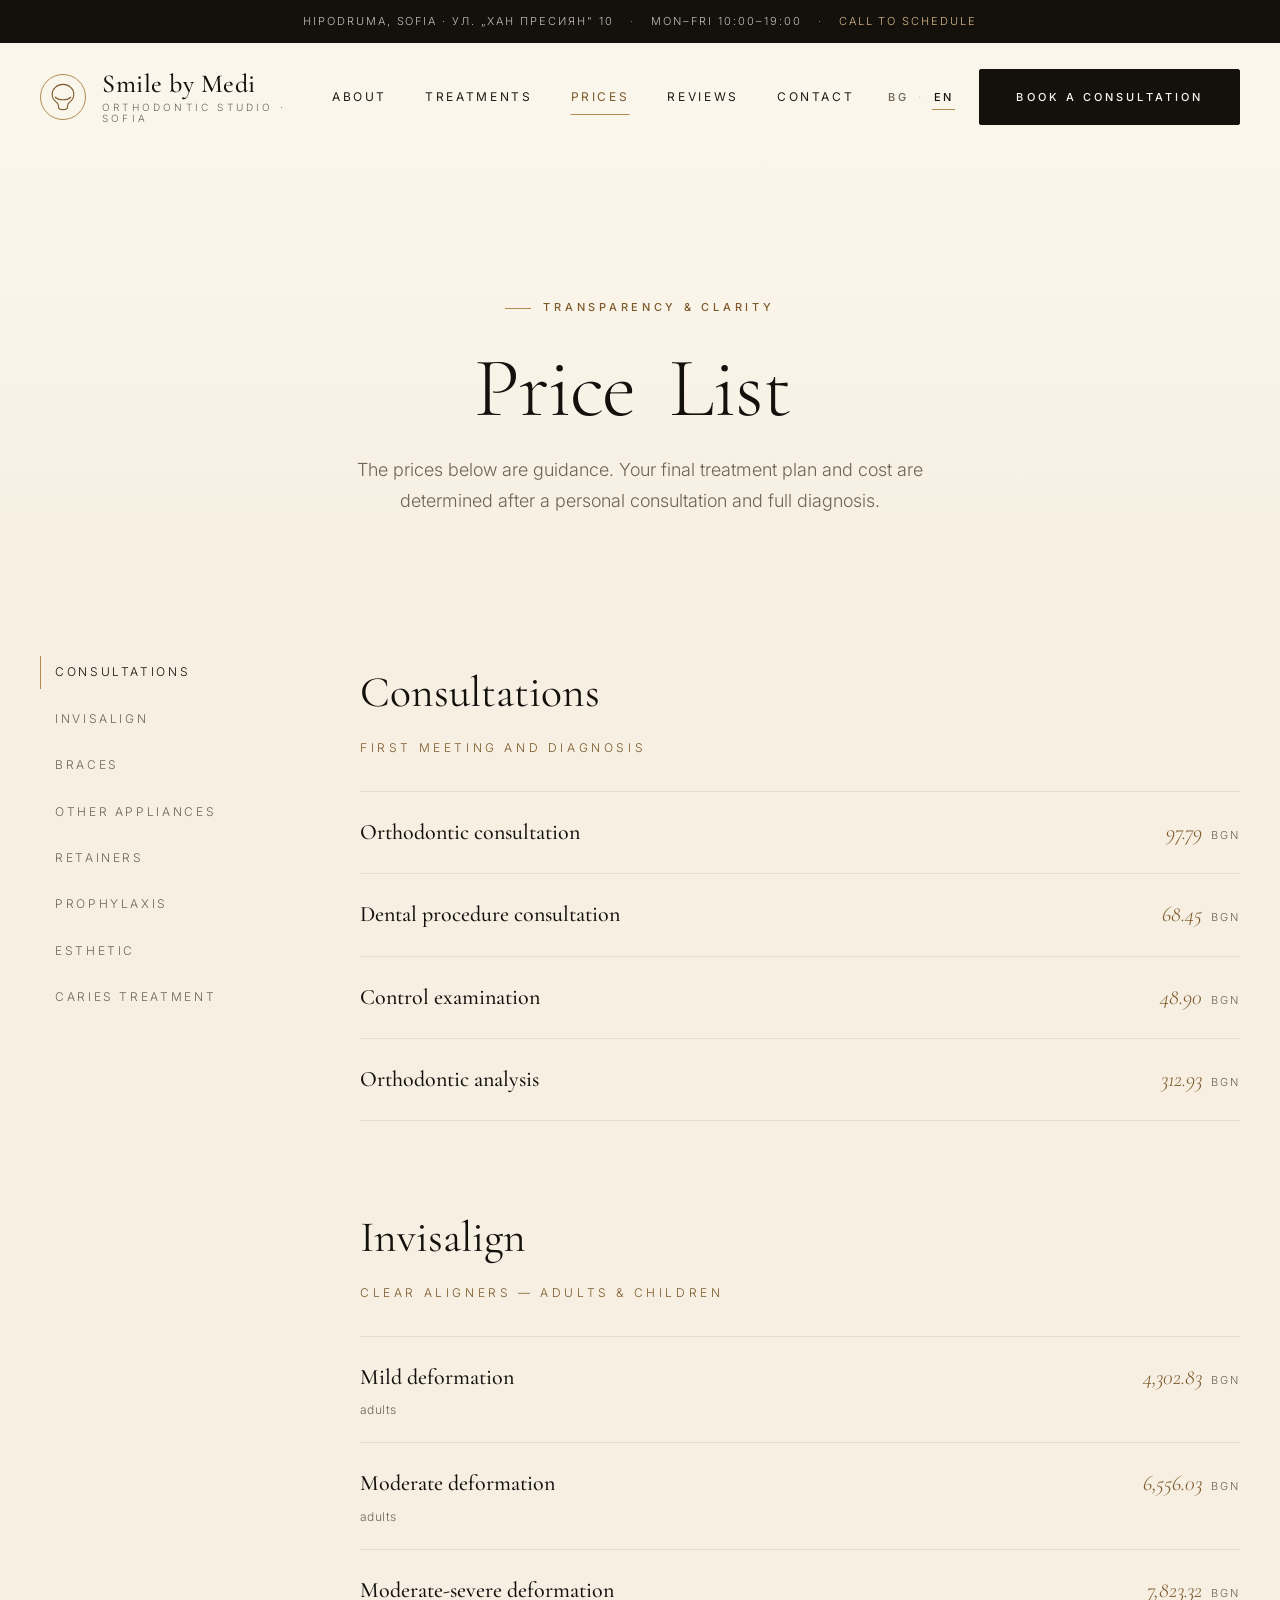
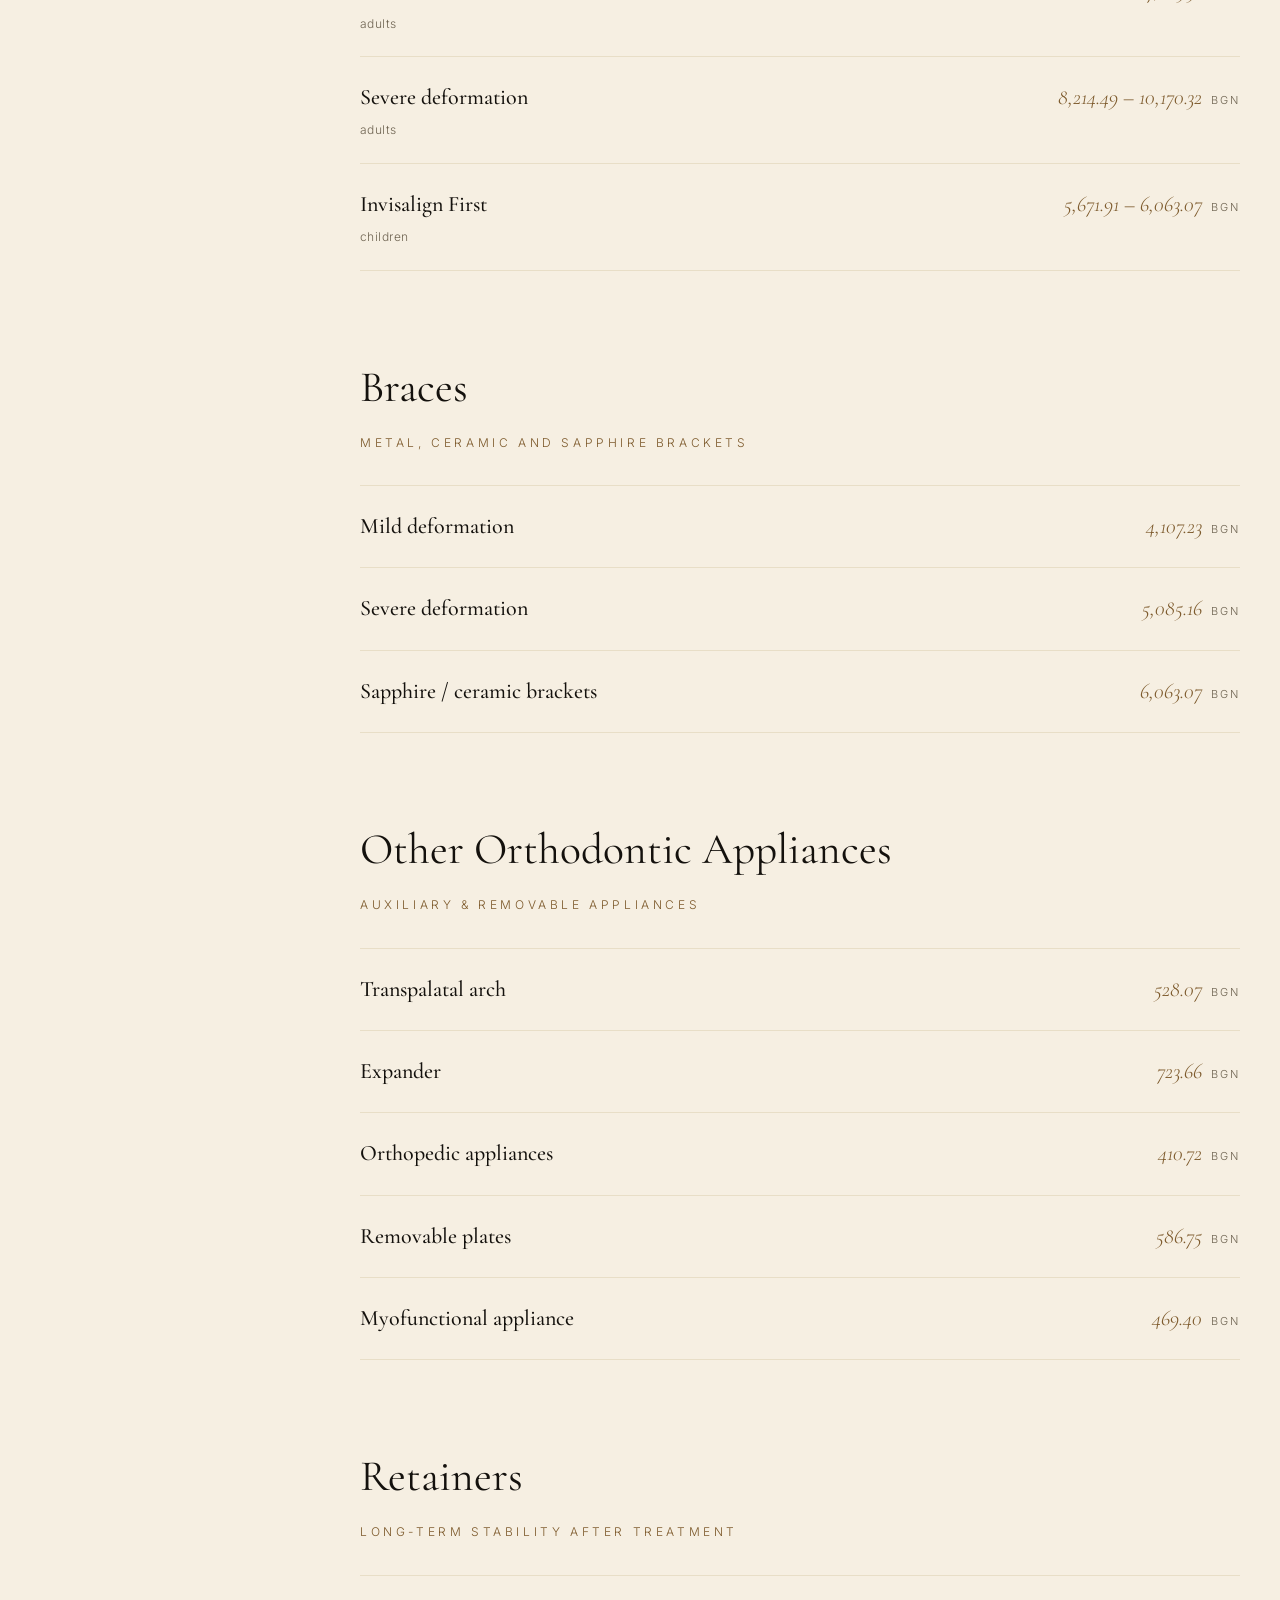
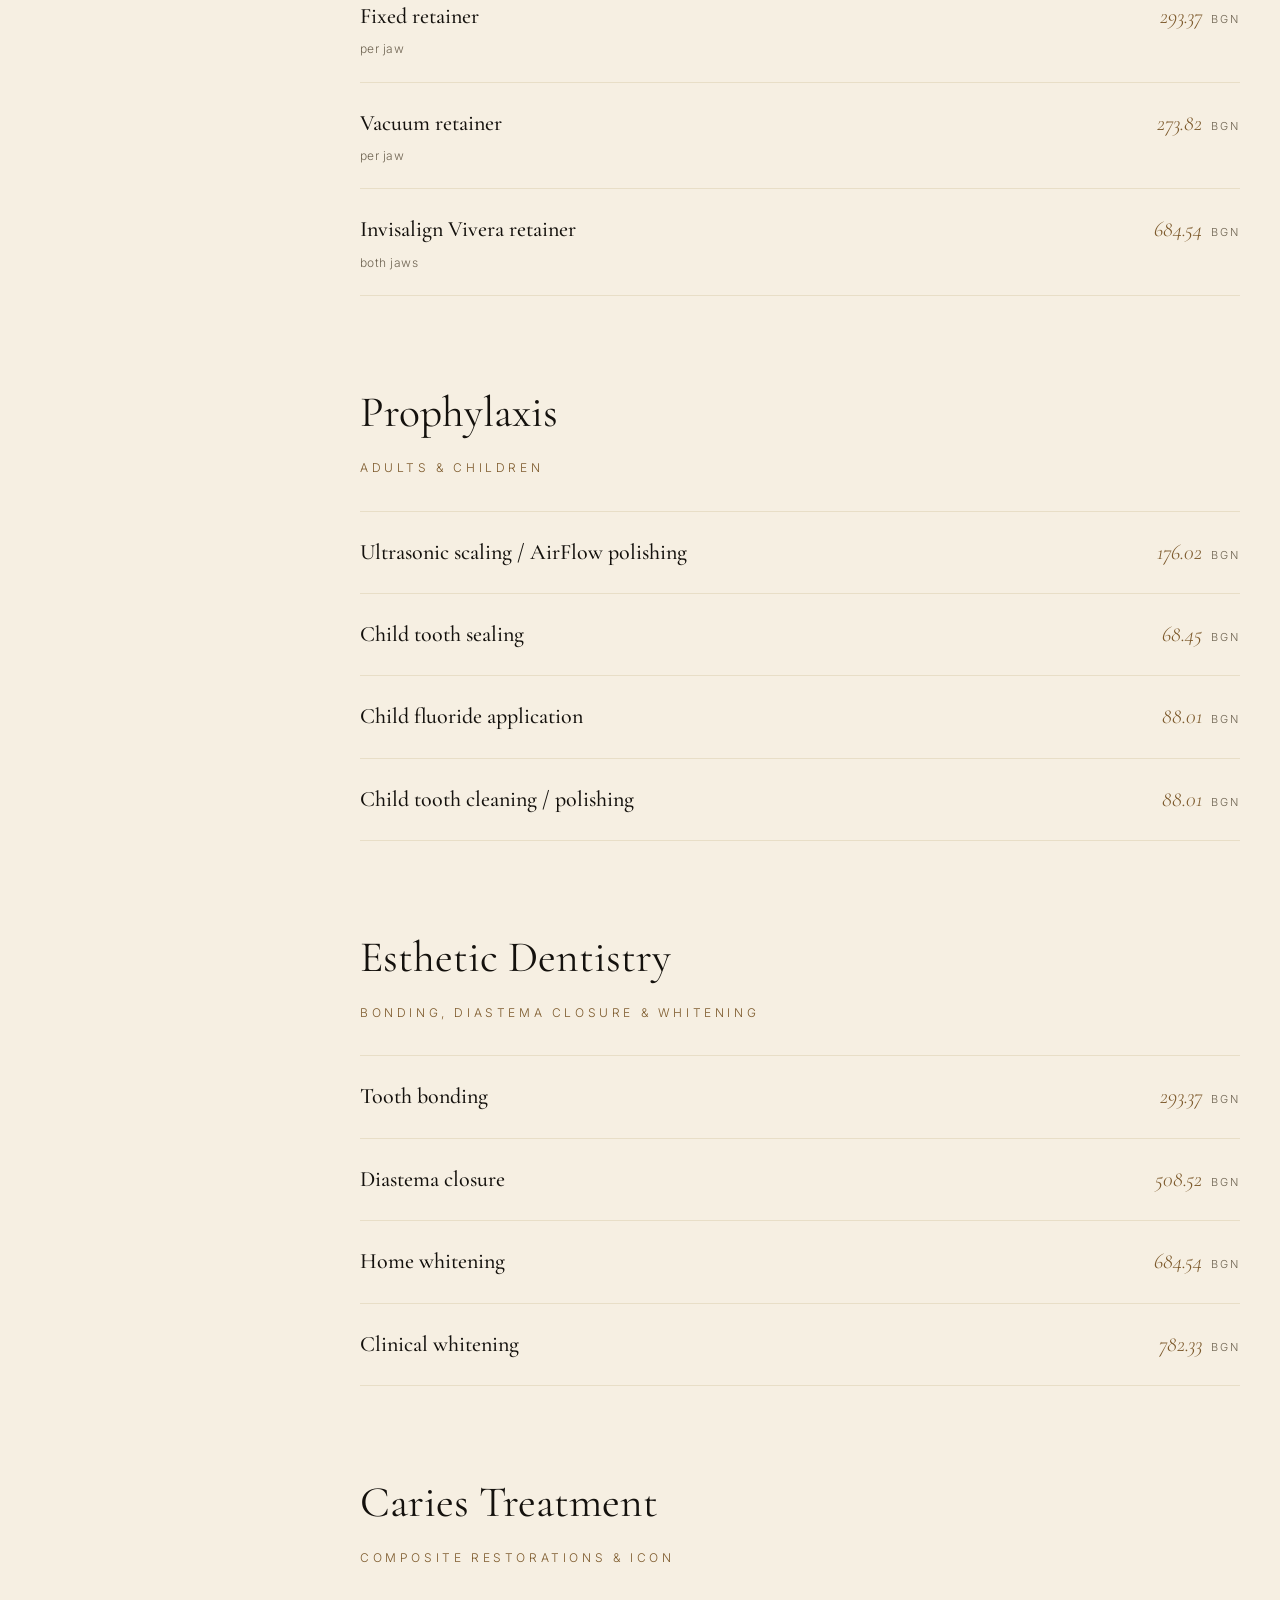
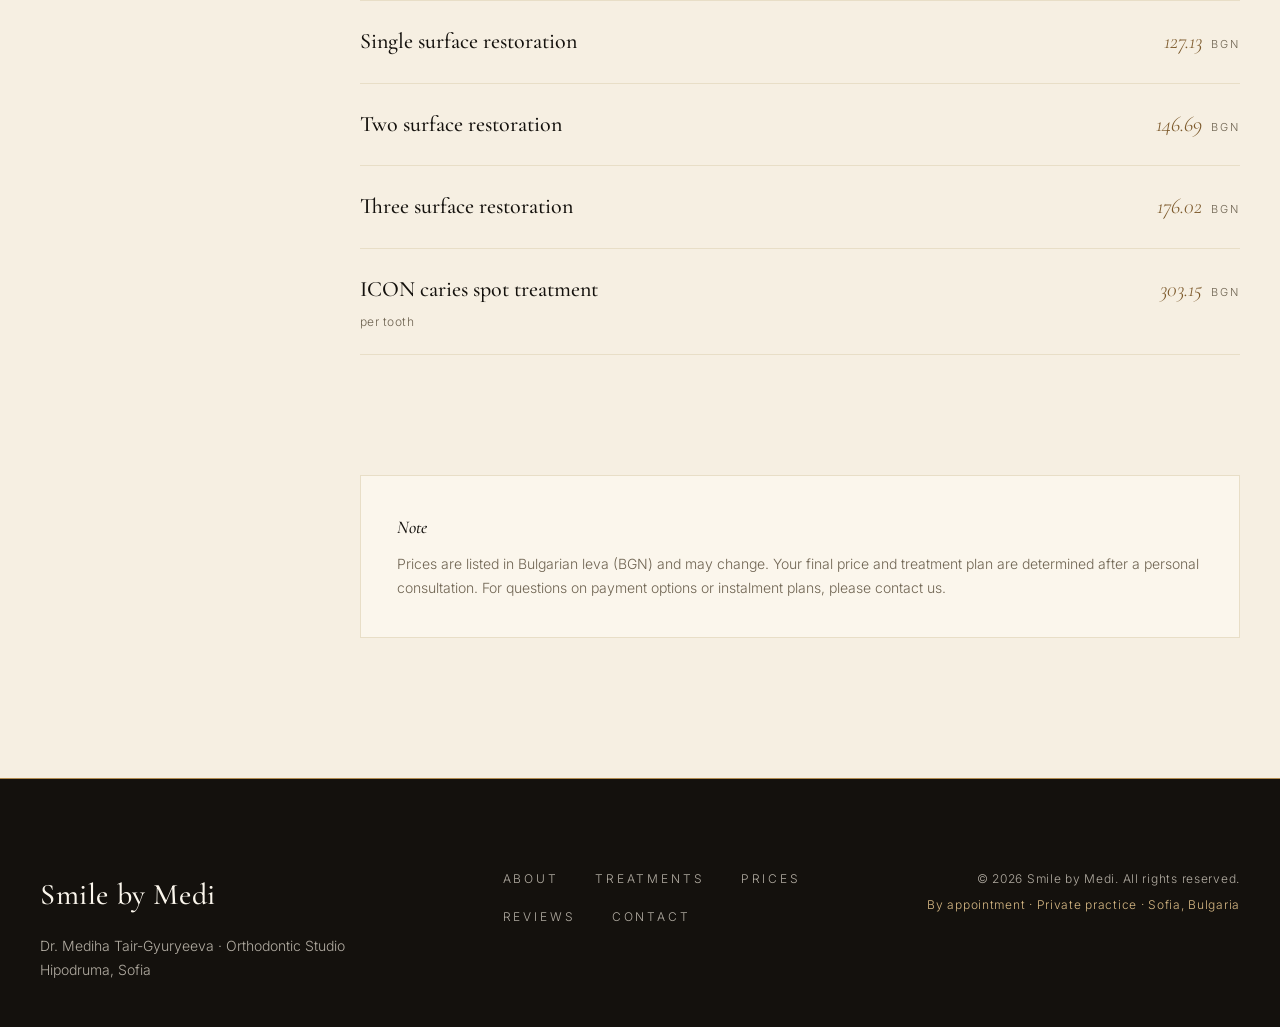
<file: prices-en.html>
<!DOCTYPE html>
<html lang="en">
<head>
  <meta charset="UTF-8" />
  <meta name="viewport" content="width=device-width, initial-scale=1.0" />
  <title>Prices — Smile by Medi · Dr. Mediha Tair-Gyuryeeva</title>
  <meta name="description" content="Full price list at Smile by Medi — consultations, Invisalign, braces, esthetic dentistry, prophylaxis and caries treatment." />
  <link rel="preconnect" href="https://fonts.googleapis.com" />
  <link rel="preconnect" href="https://fonts.gstatic.com" crossorigin />
  <link href="https://fonts.googleapis.com/css2?family=Cormorant+Garamond:wght@300;400;500;600&family=Inter:wght@300;400;500;600&display=swap" rel="stylesheet" />
  <link rel="stylesheet" href="styles.css" />
</head>
<body class="is-loading">

  <div class="cursor__ring" aria-hidden="true"></div>
  <div class="cursor" aria-hidden="true"></div>

  <div class="curtain" aria-hidden="true">
    <div class="curtain__top"></div>
    <div class="curtain__bottom"></div>
    <div class="curtain__mark">
      <svg viewBox="0 0 40 40" width="48" height="48" fill="none" stroke="currentColor" stroke-width="1">
        <path d="M20 6c-7 0-12 5-12 11 0 4 2 7 5 9 1 1 2 2 2 4v1c0 2 2 3 5 3s5-1 5-3v-1c0-2 1-3 2-4 3-2 5-5 5-9 0-6-5-11-12-11z"/>
        <path d="M11 20c2 2 5 3 9 3s7-1 9-3"/>
      </svg>
    </div>
  </div>

  <div class="announcement">
    <div class="container announcement__inner">
      <span class="announcement__item">Hipodruma, Sofia · ул. „Хан Пресиян" 10</span>
      <span class="announcement__divider">·</span>
      <span class="announcement__item">Mon–Fri 10:00–19:00</span>
      <span class="announcement__divider">·</span>
      <a class="announcement__item announcement__link" href="tel:+359">Call to schedule</a>
    </div>
  </div>

  <header class="header" id="siteHeader">
    <div class="container header__inner">
      <a href="en.html" class="brand" aria-label="Smile by Medi home">
        <span class="brand__mark" aria-hidden="true">
          <svg viewBox="0 0 40 40" width="36" height="36" fill="none" stroke="currentColor" stroke-width="1.2">
            <path d="M20 6c-7 0-12 5-12 11 0 4 2 7 5 9 1 1 2 2 2 4v1c0 2 2 3 5 3s5-1 5-3v-1c0-2 1-3 2-4 3-2 5-5 5-9 0-6-5-11-12-11z"/>
            <path d="M11 20c2 2 5 3 9 3s7-1 9-3"/>
          </svg>
        </span>
        <span class="brand__text">
          <span class="brand__name">Smile by Medi</span>
          <span class="brand__tagline">Orthodontic Studio · Sofia</span>
        </span>
      </a>

      <nav class="nav" aria-label="Primary">
        <a href="en.html#about">About</a>
        <a href="en.html#services">Treatments</a>
        <a href="prices-en.html" class="is-active" aria-current="page">Prices</a>
        <a href="en.html#reviews">Reviews</a>
        <a href="en.html#contact">Contact</a>
      </nav>

      <div class="header__actions">
        <div class="lang" aria-label="Language">
          <a href="prices.html">BG</a>
          <span class="lang__sep">·</span>
          <a href="prices-en.html" class="is-active" aria-current="page">EN</a>
        </div>
        <a href="en.html#contact" class="btn btn--primary header__cta">Book a Consultation</a>
      </div>

      <button class="menu-toggle" aria-label="Open menu" aria-expanded="false">
        <span></span><span></span><span></span>
      </button>
    </div>
  </header>

  <section class="prices-hero">
    <div class="container">
      <span class="eyebrow reveal">Transparency &amp; Clarity</span>
      <h1 class="display split-reveal" data-split>Price List</h1>
      <p class="reveal" data-delay="300">
        The prices below are guidance. Your final treatment plan and cost are
        determined after a personal consultation and full diagnosis.
      </p>
    </div>
  </section>

  <section class="prices">
    <div class="container prices__inner">

      <nav class="prices__nav" aria-label="Price categories">
        <a href="#consult">Consultations</a>
        <a href="#invisalign">Invisalign</a>
        <a href="#braces">Braces</a>
        <a href="#appliances">Other Appliances</a>
        <a href="#retainers">Retainers</a>
        <a href="#prophylaxis">Prophylaxis</a>
        <a href="#cosmetic">Esthetic</a>
        <a href="#caries">Caries Treatment</a>
      </nav>

      <div class="prices__content">

        <section class="price-block reveal" id="consult">
          <h2>Consultations</h2>
          <span class="price-block__sub">First meeting and diagnosis</span>
          <ul class="price-list">
            <li><span class="price-list__name">Orthodontic consultation</span><span class="price-list__price">97.79 <small>BGN</small></span></li>
            <li><span class="price-list__name">Dental procedure consultation</span><span class="price-list__price">68.45 <small>BGN</small></span></li>
            <li><span class="price-list__name">Control examination</span><span class="price-list__price">48.90 <small>BGN</small></span></li>
            <li><span class="price-list__name">Orthodontic analysis</span><span class="price-list__price">312.93 <small>BGN</small></span></li>
          </ul>
        </section>

        <section class="price-block reveal" id="invisalign">
          <h2>Invisalign</h2>
          <span class="price-block__sub">Clear aligners — adults &amp; children</span>
          <ul class="price-list">
            <li><span class="price-list__name">Mild deformation <small>adults</small></span><span class="price-list__price">4,302.83 <small>BGN</small></span></li>
            <li><span class="price-list__name">Moderate deformation <small>adults</small></span><span class="price-list__price">6,556.03 <small>BGN</small></span></li>
            <li><span class="price-list__name">Moderate-severe deformation <small>adults</small></span><span class="price-list__price">7,823.32 <small>BGN</small></span></li>
            <li><span class="price-list__name">Severe deformation <small>adults</small></span><span class="price-list__price">8,214.49 – 10,170.32 <small>BGN</small></span></li>
            <li><span class="price-list__name">Invisalign First <small>children</small></span><span class="price-list__price">5,671.91 – 6,063.07 <small>BGN</small></span></li>
          </ul>
        </section>

        <section class="price-block reveal" id="braces">
          <h2>Braces</h2>
          <span class="price-block__sub">Metal, ceramic and sapphire brackets</span>
          <ul class="price-list">
            <li><span class="price-list__name">Mild deformation</span><span class="price-list__price">4,107.23 <small>BGN</small></span></li>
            <li><span class="price-list__name">Severe deformation</span><span class="price-list__price">5,085.16 <small>BGN</small></span></li>
            <li><span class="price-list__name">Sapphire / ceramic brackets</span><span class="price-list__price">6,063.07 <small>BGN</small></span></li>
          </ul>
        </section>

        <section class="price-block reveal" id="appliances">
          <h2>Other Orthodontic Appliances</h2>
          <span class="price-block__sub">Auxiliary &amp; removable appliances</span>
          <ul class="price-list">
            <li><span class="price-list__name">Transpalatal arch</span><span class="price-list__price">528.07 <small>BGN</small></span></li>
            <li><span class="price-list__name">Expander</span><span class="price-list__price">723.66 <small>BGN</small></span></li>
            <li><span class="price-list__name">Orthopedic appliances</span><span class="price-list__price">410.72 <small>BGN</small></span></li>
            <li><span class="price-list__name">Removable plates</span><span class="price-list__price">586.75 <small>BGN</small></span></li>
            <li><span class="price-list__name">Myofunctional appliance</span><span class="price-list__price">469.40 <small>BGN</small></span></li>
          </ul>
        </section>

        <section class="price-block reveal" id="retainers">
          <h2>Retainers</h2>
          <span class="price-block__sub">Long-term stability after treatment</span>
          <ul class="price-list">
            <li><span class="price-list__name">Fixed retainer <small>per jaw</small></span><span class="price-list__price">293.37 <small>BGN</small></span></li>
            <li><span class="price-list__name">Vacuum retainer <small>per jaw</small></span><span class="price-list__price">273.82 <small>BGN</small></span></li>
            <li><span class="price-list__name">Invisalign Vivera retainer <small>both jaws</small></span><span class="price-list__price">684.54 <small>BGN</small></span></li>
          </ul>
        </section>

        <section class="price-block reveal" id="prophylaxis">
          <h2>Prophylaxis</h2>
          <span class="price-block__sub">Adults &amp; children</span>
          <ul class="price-list">
            <li><span class="price-list__name">Ultrasonic scaling / AirFlow polishing</span><span class="price-list__price">176.02 <small>BGN</small></span></li>
            <li><span class="price-list__name">Child tooth sealing</span><span class="price-list__price">68.45 <small>BGN</small></span></li>
            <li><span class="price-list__name">Child fluoride application</span><span class="price-list__price">88.01 <small>BGN</small></span></li>
            <li><span class="price-list__name">Child tooth cleaning / polishing</span><span class="price-list__price">88.01 <small>BGN</small></span></li>
          </ul>
        </section>

        <section class="price-block reveal" id="cosmetic">
          <h2>Esthetic Dentistry</h2>
          <span class="price-block__sub">Bonding, diastema closure &amp; whitening</span>
          <ul class="price-list">
            <li><span class="price-list__name">Tooth bonding</span><span class="price-list__price">293.37 <small>BGN</small></span></li>
            <li><span class="price-list__name">Diastema closure</span><span class="price-list__price">508.52 <small>BGN</small></span></li>
            <li><span class="price-list__name">Home whitening</span><span class="price-list__price">684.54 <small>BGN</small></span></li>
            <li><span class="price-list__name">Clinical whitening</span><span class="price-list__price">782.33 <small>BGN</small></span></li>
          </ul>
        </section>

        <section class="price-block reveal" id="caries">
          <h2>Caries Treatment</h2>
          <span class="price-block__sub">Composite restorations &amp; ICON</span>
          <ul class="price-list">
            <li><span class="price-list__name">Single surface restoration</span><span class="price-list__price">127.13 <small>BGN</small></span></li>
            <li><span class="price-list__name">Two surface restoration</span><span class="price-list__price">146.69 <small>BGN</small></span></li>
            <li><span class="price-list__name">Three surface restoration</span><span class="price-list__price">176.02 <small>BGN</small></span></li>
            <li><span class="price-list__name">ICON caries spot treatment <small>per tooth</small></span><span class="price-list__price">303.15 <small>BGN</small></span></li>
          </ul>
        </section>

        <div class="prices__notice reveal">
          <strong>Note</strong>
          Prices are listed in Bulgarian leva (BGN) and may change. Your final
          price and treatment plan are determined after a personal consultation.
          For questions on payment options or instalment plans, please contact us.
        </div>
      </div>
    </div>
  </section>

  <footer class="footer">
    <div class="container footer__inner">
      <div class="footer__brand">
        <span class="brand__name">Smile by Medi</span>
        <p>Dr. Mediha Tair-Gyuryeeva · Orthodontic Studio<br/>Hipodruma, Sofia</p>
      </div>
      <nav class="footer__nav" aria-label="Footer">
        <a href="en.html#about">About</a>
        <a href="en.html#services">Treatments</a>
        <a href="prices-en.html">Prices</a>
        <a href="en.html#reviews">Reviews</a>
        <a href="en.html#contact">Contact</a>
      </nav>
      <div class="footer__meta">
        <p>© <span id="year"></span> Smile by Medi. All rights reserved.</p>
        <p class="footer__fineprint">By appointment · Private practice · Sofia, Bulgaria</p>
      </div>
    </div>
  </footer>

  <script src="script.js"></script>
</body>
</html>
</file>
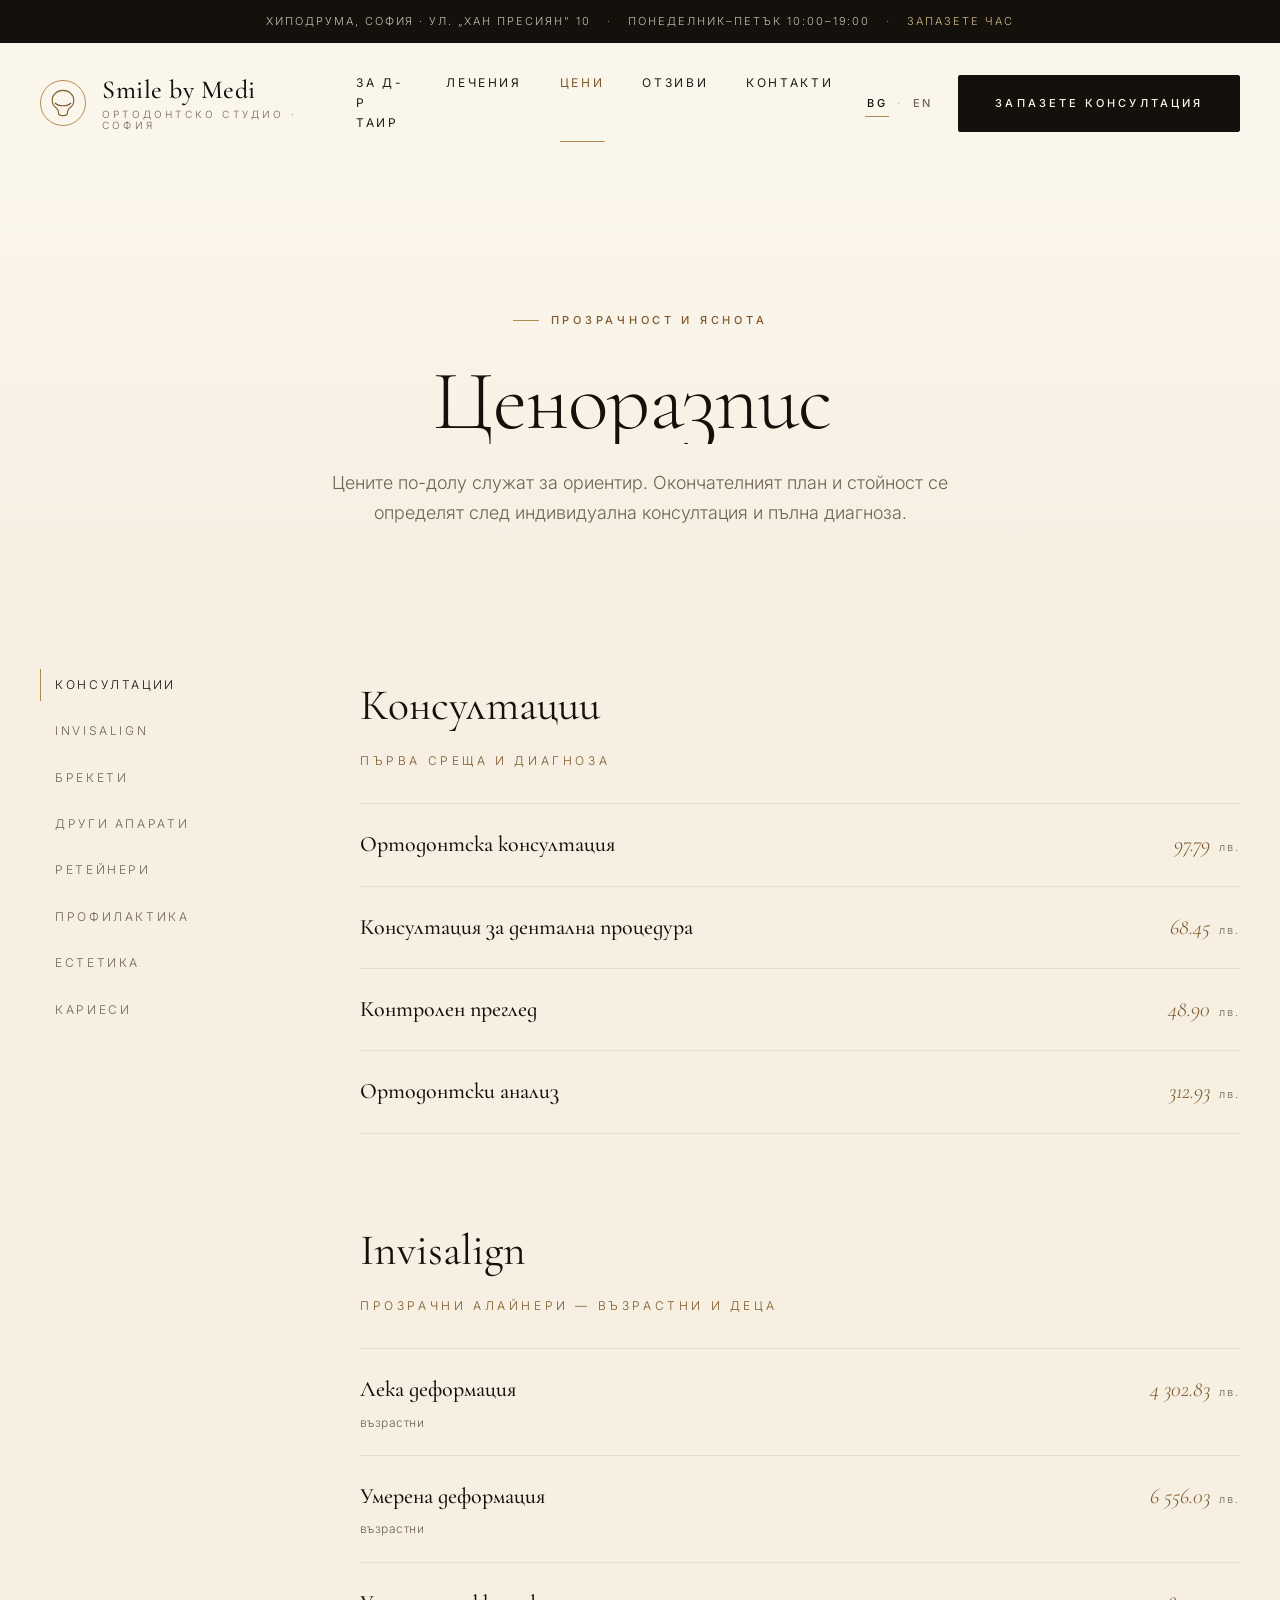
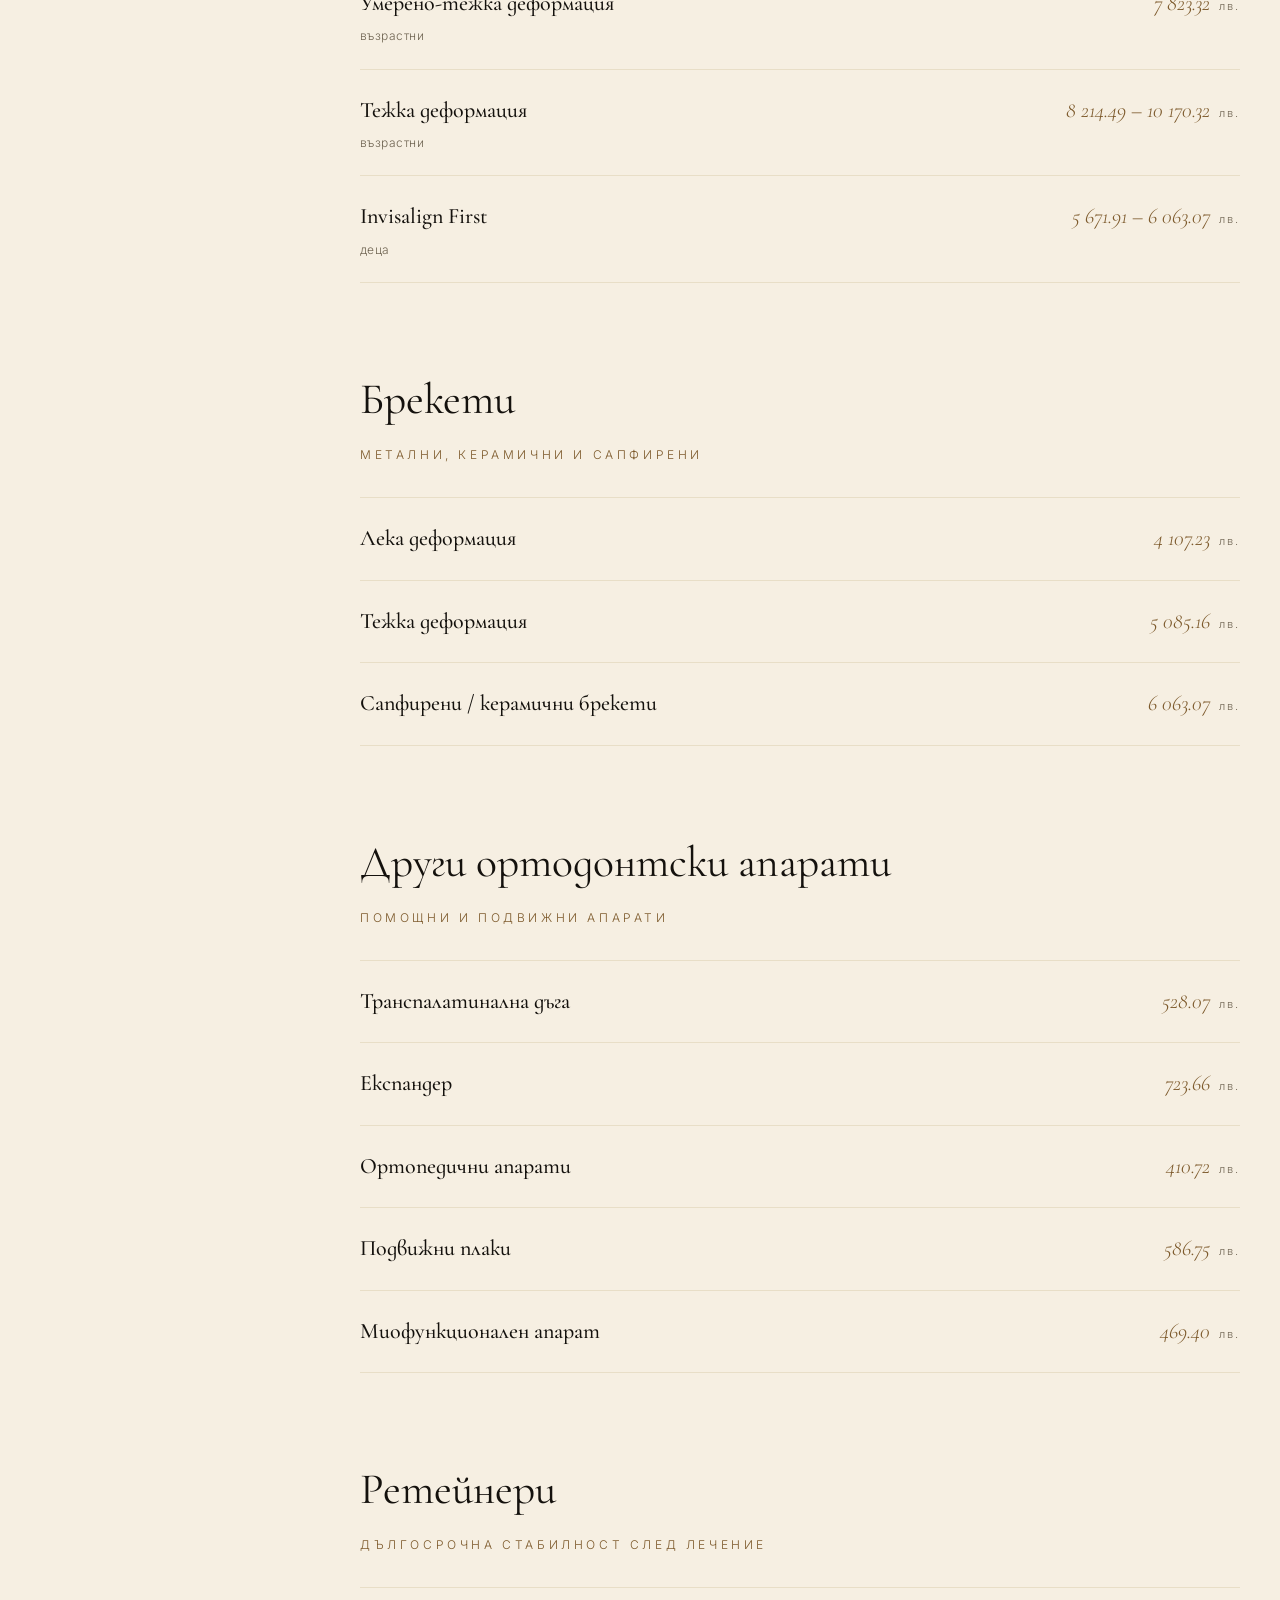
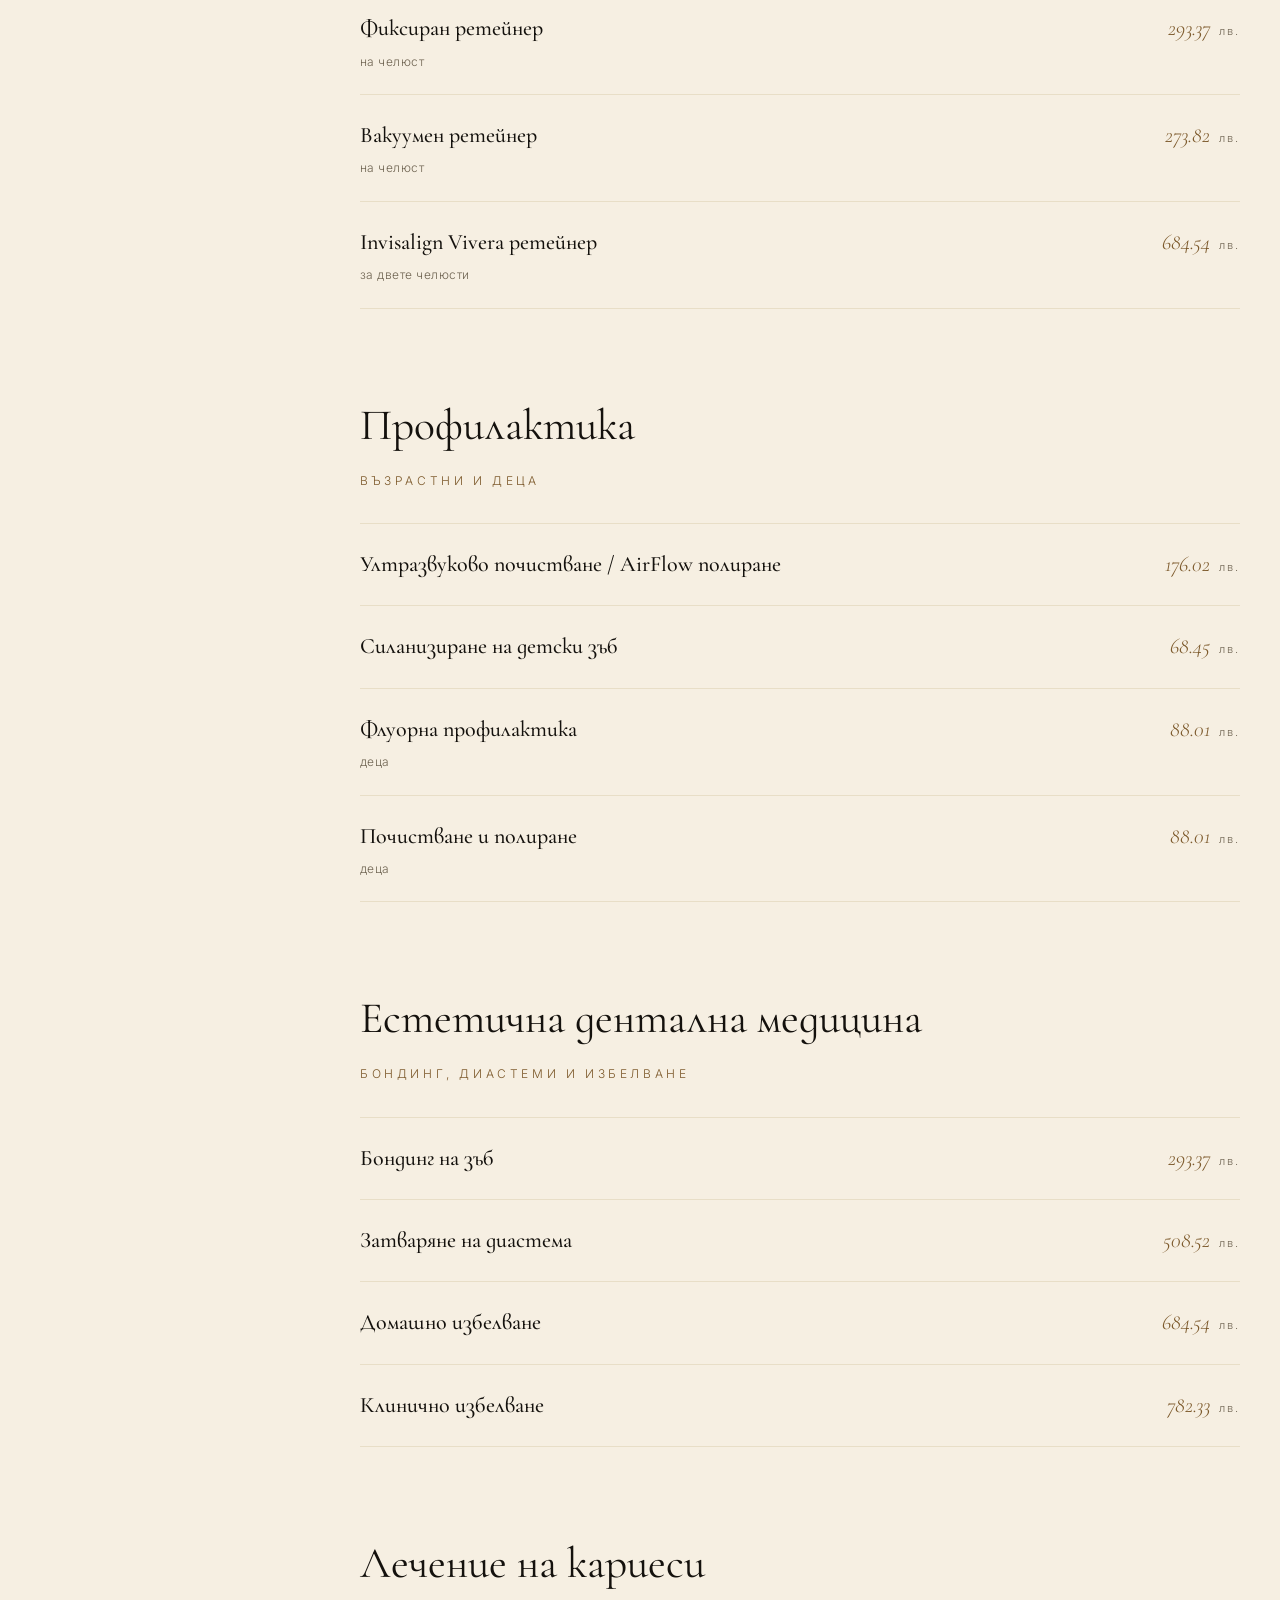
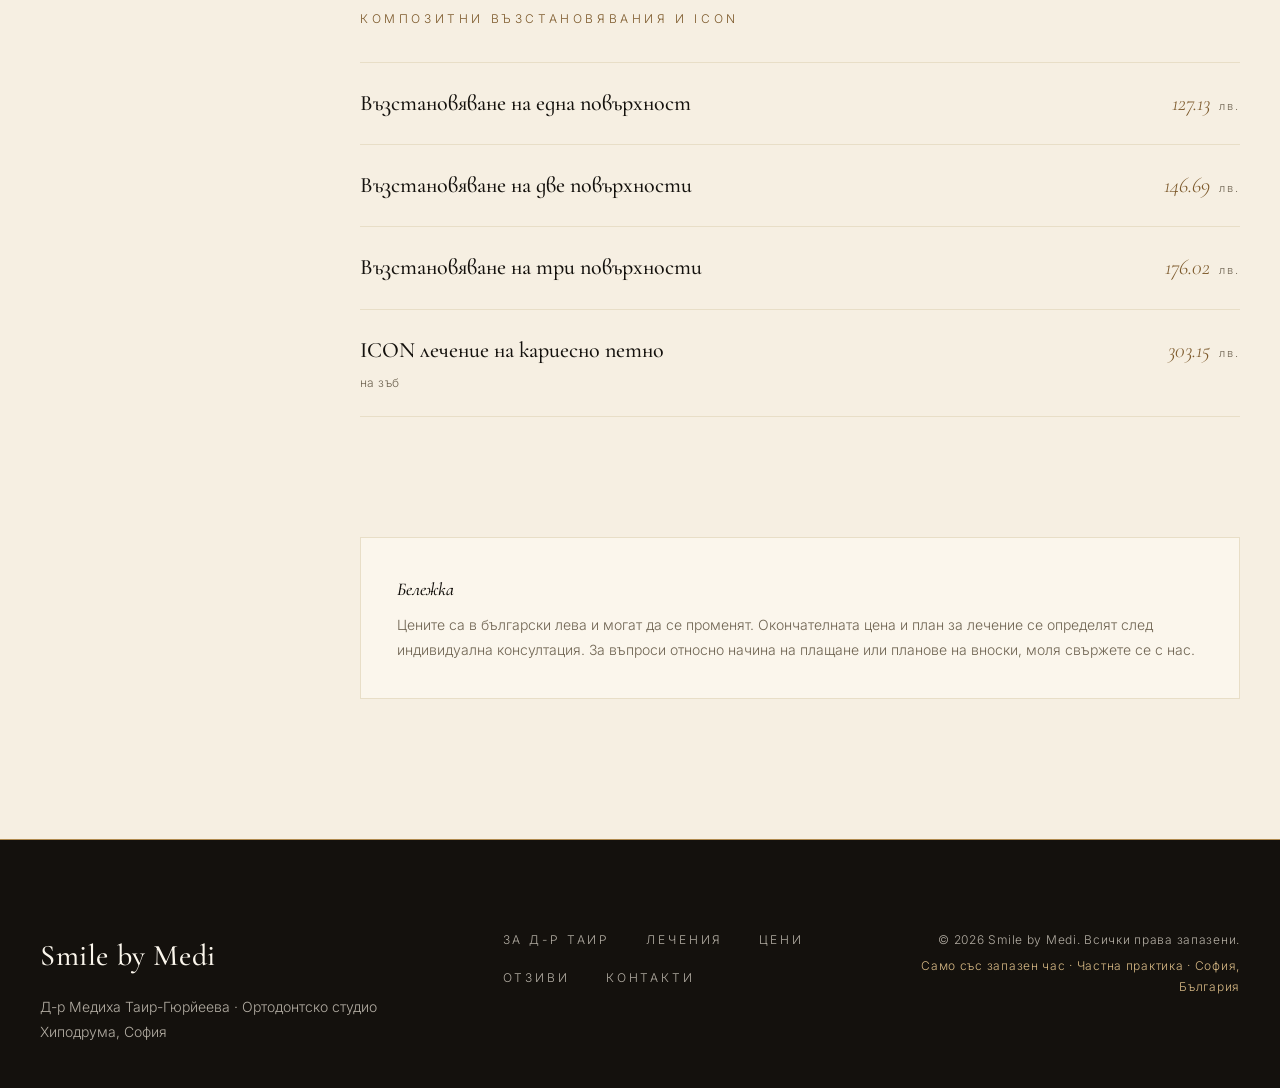
<file: prices.html>
<!DOCTYPE html>
<html lang="bg">
<head>
  <meta charset="UTF-8" />
  <meta name="viewport" content="width=device-width, initial-scale=1.0" />
  <title>Цени — Smile by Medi · Д-р Медиха Таир-Гюрйеева</title>
  <meta name="description" content="Пълен ценоразпис на услугите в Smile by Medi — консултации, Invisalign, брекети, естетична дентална медицина, профилактика и лечение на кариеси." />
  <link rel="preconnect" href="https://fonts.googleapis.com" />
  <link rel="preconnect" href="https://fonts.gstatic.com" crossorigin />
  <link href="https://fonts.googleapis.com/css2?family=Cormorant+Garamond:wght@300;400;500;600&family=Inter:wght@300;400;500;600&display=swap&subset=cyrillic" rel="stylesheet" />
  <link rel="stylesheet" href="styles.css" />
</head>
<body class="is-loading">

  <div class="cursor__ring" aria-hidden="true"></div>
  <div class="cursor" aria-hidden="true"></div>

  <div class="curtain" aria-hidden="true">
    <div class="curtain__top"></div>
    <div class="curtain__bottom"></div>
    <div class="curtain__mark">
      <svg viewBox="0 0 40 40" width="48" height="48" fill="none" stroke="currentColor" stroke-width="1">
        <path d="M20 6c-7 0-12 5-12 11 0 4 2 7 5 9 1 1 2 2 2 4v1c0 2 2 3 5 3s5-1 5-3v-1c0-2 1-3 2-4 3-2 5-5 5-9 0-6-5-11-12-11z"/>
        <path d="M11 20c2 2 5 3 9 3s7-1 9-3"/>
      </svg>
    </div>
  </div>

  <div class="announcement">
    <div class="container announcement__inner">
      <span class="announcement__item">Хиподрума, София · ул. „Хан Пресиян" 10</span>
      <span class="announcement__divider">·</span>
      <span class="announcement__item">Понеделник–Петък 10:00–19:00</span>
      <span class="announcement__divider">·</span>
      <a class="announcement__item announcement__link" href="tel:+359">Запазете час</a>
    </div>
  </div>

  <header class="header" id="siteHeader">
    <div class="container header__inner">
      <a href="index.html" class="brand" aria-label="Smile by Medi — начало">
        <span class="brand__mark" aria-hidden="true">
          <svg viewBox="0 0 40 40" width="36" height="36" fill="none" stroke="currentColor" stroke-width="1.2">
            <path d="M20 6c-7 0-12 5-12 11 0 4 2 7 5 9 1 1 2 2 2 4v1c0 2 2 3 5 3s5-1 5-3v-1c0-2 1-3 2-4 3-2 5-5 5-9 0-6-5-11-12-11z"/>
            <path d="M11 20c2 2 5 3 9 3s7-1 9-3"/>
          </svg>
        </span>
        <span class="brand__text">
          <span class="brand__name">Smile by Medi</span>
          <span class="brand__tagline">Ортодонтско студио · София</span>
        </span>
      </a>

      <nav class="nav" aria-label="Основна навигация">
        <a href="index.html#about">За д-р Таир</a>
        <a href="index.html#services">Лечения</a>
        <a href="prices.html" class="is-active" aria-current="page">Цени</a>
        <a href="index.html#reviews">Отзиви</a>
        <a href="index.html#contact">Контакти</a>
      </nav>

      <div class="header__actions">
        <div class="lang" aria-label="Език">
          <a href="prices.html" class="is-active" aria-current="page">BG</a>
          <span class="lang__sep">·</span>
          <a href="prices-en.html">EN</a>
        </div>
        <a href="index.html#contact" class="btn btn--primary header__cta">Запазете консултация</a>
      </div>

      <button class="menu-toggle" aria-label="Отвори меню" aria-expanded="false">
        <span></span><span></span><span></span>
      </button>
    </div>
  </header>

  <section class="prices-hero">
    <div class="container">
      <span class="eyebrow reveal">Прозрачност и яснота</span>
      <h1 class="display split-reveal" data-split>Ценоразпис</h1>
      <p class="reveal" data-delay="300">
        Цените по-долу служат за ориентир. Окончателният план и стойност се
        определят след индивидуална консултация и пълна диагноза.
      </p>
    </div>
  </section>

  <section class="prices">
    <div class="container prices__inner">

      <nav class="prices__nav" aria-label="Категории цени">
        <a href="#consult">Консултации</a>
        <a href="#invisalign">Invisalign</a>
        <a href="#braces">Брекети</a>
        <a href="#appliances">Други апарати</a>
        <a href="#retainers">Ретейнери</a>
        <a href="#prophylaxis">Профилактика</a>
        <a href="#cosmetic">Естетика</a>
        <a href="#caries">Кариеси</a>
      </nav>

      <div class="prices__content">

        <section class="price-block reveal" id="consult">
          <h2>Консултации</h2>
          <span class="price-block__sub">Първа среща и диагноза</span>
          <ul class="price-list">
            <li><span class="price-list__name">Ортодонтска консултация</span><span class="price-list__price">97.79 <small>лв.</small></span></li>
            <li><span class="price-list__name">Консултация за дентална процедура</span><span class="price-list__price">68.45 <small>лв.</small></span></li>
            <li><span class="price-list__name">Контролен преглед</span><span class="price-list__price">48.90 <small>лв.</small></span></li>
            <li><span class="price-list__name">Ортодонтски анализ</span><span class="price-list__price">312.93 <small>лв.</small></span></li>
          </ul>
        </section>

        <section class="price-block reveal" id="invisalign">
          <h2>Invisalign</h2>
          <span class="price-block__sub">Прозрачни алайнери — възрастни и деца</span>
          <ul class="price-list">
            <li><span class="price-list__name">Лека деформация <small>възрастни</small></span><span class="price-list__price">4 302.83 <small>лв.</small></span></li>
            <li><span class="price-list__name">Умерена деформация <small>възрастни</small></span><span class="price-list__price">6 556.03 <small>лв.</small></span></li>
            <li><span class="price-list__name">Умерено-тежка деформация <small>възрастни</small></span><span class="price-list__price">7 823.32 <small>лв.</small></span></li>
            <li><span class="price-list__name">Тежка деформация <small>възрастни</small></span><span class="price-list__price">8 214.49 – 10 170.32 <small>лв.</small></span></li>
            <li><span class="price-list__name">Invisalign First <small>деца</small></span><span class="price-list__price">5 671.91 – 6 063.07 <small>лв.</small></span></li>
          </ul>
        </section>

        <section class="price-block reveal" id="braces">
          <h2>Брекети</h2>
          <span class="price-block__sub">Метални, керамични и сапфирени</span>
          <ul class="price-list">
            <li><span class="price-list__name">Лека деформация</span><span class="price-list__price">4 107.23 <small>лв.</small></span></li>
            <li><span class="price-list__name">Тежка деформация</span><span class="price-list__price">5 085.16 <small>лв.</small></span></li>
            <li><span class="price-list__name">Сапфирени / керамични брекети</span><span class="price-list__price">6 063.07 <small>лв.</small></span></li>
          </ul>
        </section>

        <section class="price-block reveal" id="appliances">
          <h2>Други ортодонтски апарати</h2>
          <span class="price-block__sub">Помощни и подвижни апарати</span>
          <ul class="price-list">
            <li><span class="price-list__name">Транспалатинална дъга</span><span class="price-list__price">528.07 <small>лв.</small></span></li>
            <li><span class="price-list__name">Експандер</span><span class="price-list__price">723.66 <small>лв.</small></span></li>
            <li><span class="price-list__name">Ортопедични апарати</span><span class="price-list__price">410.72 <small>лв.</small></span></li>
            <li><span class="price-list__name">Подвижни плаки</span><span class="price-list__price">586.75 <small>лв.</small></span></li>
            <li><span class="price-list__name">Миофункционален апарат</span><span class="price-list__price">469.40 <small>лв.</small></span></li>
          </ul>
        </section>

        <section class="price-block reveal" id="retainers">
          <h2>Ретейнери</h2>
          <span class="price-block__sub">Дългосрочна стабилност след лечение</span>
          <ul class="price-list">
            <li><span class="price-list__name">Фиксиран ретейнер <small>на челюст</small></span><span class="price-list__price">293.37 <small>лв.</small></span></li>
            <li><span class="price-list__name">Вакуумен ретейнер <small>на челюст</small></span><span class="price-list__price">273.82 <small>лв.</small></span></li>
            <li><span class="price-list__name">Invisalign Vivera ретейнер <small>за двете челюсти</small></span><span class="price-list__price">684.54 <small>лв.</small></span></li>
          </ul>
        </section>

        <section class="price-block reveal" id="prophylaxis">
          <h2>Профилактика</h2>
          <span class="price-block__sub">Възрастни и деца</span>
          <ul class="price-list">
            <li><span class="price-list__name">Ултразвуково почистване / AirFlow полиране</span><span class="price-list__price">176.02 <small>лв.</small></span></li>
            <li><span class="price-list__name">Силанизиране на детски зъб</span><span class="price-list__price">68.45 <small>лв.</small></span></li>
            <li><span class="price-list__name">Флуорна профилактика <small>деца</small></span><span class="price-list__price">88.01 <small>лв.</small></span></li>
            <li><span class="price-list__name">Почистване и полиране <small>деца</small></span><span class="price-list__price">88.01 <small>лв.</small></span></li>
          </ul>
        </section>

        <section class="price-block reveal" id="cosmetic">
          <h2>Естетична дентална медицина</h2>
          <span class="price-block__sub">Бондинг, диастеми и избелване</span>
          <ul class="price-list">
            <li><span class="price-list__name">Бондинг на зъб</span><span class="price-list__price">293.37 <small>лв.</small></span></li>
            <li><span class="price-list__name">Затваряне на диастема</span><span class="price-list__price">508.52 <small>лв.</small></span></li>
            <li><span class="price-list__name">Домашно избелване</span><span class="price-list__price">684.54 <small>лв.</small></span></li>
            <li><span class="price-list__name">Клинично избелване</span><span class="price-list__price">782.33 <small>лв.</small></span></li>
          </ul>
        </section>

        <section class="price-block reveal" id="caries">
          <h2>Лечение на кариеси</h2>
          <span class="price-block__sub">Композитни възстановявания и ICON</span>
          <ul class="price-list">
            <li><span class="price-list__name">Възстановяване на една повърхност</span><span class="price-list__price">127.13 <small>лв.</small></span></li>
            <li><span class="price-list__name">Възстановяване на две повърхности</span><span class="price-list__price">146.69 <small>лв.</small></span></li>
            <li><span class="price-list__name">Възстановяване на три повърхности</span><span class="price-list__price">176.02 <small>лв.</small></span></li>
            <li><span class="price-list__name">ICON лечение на кариесно петно <small>на зъб</small></span><span class="price-list__price">303.15 <small>лв.</small></span></li>
          </ul>
        </section>

        <div class="prices__notice reveal">
          <strong>Бележка</strong>
          Цените са в български лева и могат да се променят. Окончателната цена
          и план за лечение се определят след индивидуална консултация. За
          въпроси относно начина на плащане или планове на вноски, моля
          свържете се с нас.
        </div>
      </div>
    </div>
  </section>

  <footer class="footer">
    <div class="container footer__inner">
      <div class="footer__brand">
        <span class="brand__name">Smile by Medi</span>
        <p>Д-р Медиха Таир-Гюрйеева · Ортодонтско студио<br/>Хиподрума, София</p>
      </div>
      <nav class="footer__nav" aria-label="Долна навигация">
        <a href="index.html#about">За д-р Таир</a>
        <a href="index.html#services">Лечения</a>
        <a href="prices.html">Цени</a>
        <a href="index.html#reviews">Отзиви</a>
        <a href="index.html#contact">Контакти</a>
      </nav>
      <div class="footer__meta">
        <p>© <span id="year"></span> Smile by Medi. Всички права запазени.</p>
        <p class="footer__fineprint">Само със запазен час · Частна практика · София, България</p>
      </div>
    </div>
  </footer>

  <script src="script.js"></script>
</body>
</html>
</file>
<file: styles.css>
/* ================================================================
   Smile by Medi — Luxury Orthodontic Studio
   Refined ivory · espresso · antique gold
   ================================================================ */

:root {
  --paper: #f6efe2;
  --paper-2: #ede4d0;
  --cream: #fbf6ec;
  --ink: #14110d;
  --ink-soft: #221d17;
  --ink-mid: #3a3128;
  --muted: #6f6452;
  --line: #d8cdb6;
  --line-soft: #e8dec7;
  --gold: #b08a4f;
  --gold-deep: #7d5a2c;
  --gold-soft: #d6b884;
  --gold-bright: #e6c98c;
  --rose: #d6a892;
  --shadow-soft: 0 30px 60px -28px rgba(40, 28, 8, 0.20);
  --shadow-card: 0 20px 50px -25px rgba(40, 28, 8, 0.28);
  --shadow-lift: 0 50px 110px -50px rgba(40, 28, 8, 0.35);
  --radius: 2px;
  --radius-lg: 4px;
  --max: 1320px;
  --ease: cubic-bezier(.2,.7,.2,1);
  --ease-cinema: cubic-bezier(.77,0,.18,1);
}

* { box-sizing: border-box; }

html {
  scroll-behavior: smooth;
  background: var(--cream);
}

body {
  margin: 0;
  font-family: "Inter", -apple-system, BlinkMacSystemFont, "Segoe UI", sans-serif;
  font-weight: 300;
  font-size: 16px;
  line-height: 1.7;
  color: var(--ink-soft);
  background: var(--cream);
  -webkit-font-smoothing: antialiased;
  -moz-osx-font-smoothing: grayscale;
  overflow-x: hidden;
}

img { max-width: 100%; display: block; }
a { color: inherit; text-decoration: none; }

.container {
  max-width: var(--max);
  margin: 0 auto;
  padding: 0 40px;
}

/* ---------- Type ---------- */
.eyebrow {
  display: inline-block;
  font-family: "Inter", sans-serif;
  font-size: 11px;
  letter-spacing: 0.34em;
  text-transform: uppercase;
  color: var(--gold-deep);
  margin-bottom: 28px;
  font-weight: 500;
  position: relative;
  padding-left: 38px;
}
.eyebrow::before {
  content: "";
  position: absolute;
  left: 0; top: 50%;
  width: 26px; height: 1px;
  background: var(--gold);
  transition: width 1.1s var(--ease) 0.2s;
}
.reveal.eyebrow::before { width: 0; }
.reveal.eyebrow.is-visible::before { width: 26px; }

.display {
  font-family: "Cormorant Garamond", "Times New Roman", serif;
  font-weight: 300;
  font-size: clamp(44px, 6.6vw, 92px);
  line-height: 1.02;
  letter-spacing: -0.012em;
  color: var(--ink);
  margin: 0 0 28px;
}
.display em {
  font-style: italic;
  color: var(--gold-deep);
  font-weight: 300;
}
.display--md { font-size: clamp(34px, 4.6vw, 58px); line-height: 1.08; }
.display--sm { font-size: clamp(28px, 3.4vw, 42px); line-height: 1.15; }

.lede,
.section-lede {
  font-size: 18px;
  line-height: 1.75;
  color: var(--muted);
  max-width: 56ch;
  font-weight: 300;
}
.section-lede { margin: 0 auto; text-align: center; }

/* ---------- Buttons ---------- */
.btn {
  display: inline-flex;
  align-items: center;
  justify-content: center;
  gap: 12px;
  padding: 18px 36px;
  font-family: "Inter", sans-serif;
  font-size: 11px;
  letter-spacing: 0.28em;
  text-transform: uppercase;
  font-weight: 500;
  border: 1px solid transparent;
  border-radius: var(--radius);
  cursor: pointer;
  transition: background 0.5s var(--ease), color 0.5s var(--ease),
              border-color 0.5s var(--ease), letter-spacing 0.5s var(--ease),
              transform 0.4s var(--ease);
  background: transparent;
  white-space: nowrap;
  position: relative;
  overflow: hidden;
  isolation: isolate;
}
.btn--primary {
  background: var(--ink);
  color: var(--cream);
  border-color: var(--ink);
}
.btn--primary::before {
  content: "";
  position: absolute; inset: 0;
  background: linear-gradient(90deg, transparent, rgba(214, 184, 132, 0.35), transparent);
  transform: translateX(-110%);
  transition: transform 0.9s var(--ease);
  z-index: -1;
}
.btn--primary:hover {
  background: var(--gold-deep);
  border-color: var(--gold-deep);
  letter-spacing: 0.32em;
}
.btn--primary:hover::before { transform: translateX(110%); }

.btn--ghost {
  border-color: var(--line);
  color: var(--ink);
}
.btn--ghost:hover {
  border-color: var(--gold-deep);
  color: var(--gold-deep);
  letter-spacing: 0.32em;
}
.btn--block { width: 100%; padding: 20px 32px; }

/* ---------- Custom cursor ---------- */
.cursor,
.cursor__ring {
  position: fixed;
  top: 0; left: 0;
  pointer-events: none;
  z-index: 9999;
  border-radius: 50%;
  will-change: transform;
}
.cursor {
  width: 6px; height: 6px;
  background: var(--gold-deep);
  transform: translate3d(-100px, -100px, 0);
  transition: width 0.3s var(--ease), height 0.3s var(--ease), opacity 0.3s, background 0.3s;
}
.cursor__ring {
  width: 36px; height: 36px;
  border: 1px solid var(--gold);
  background: transparent;
  transform: translate3d(-100px, -100px, 0);
  transition: width 0.4s var(--ease), height 0.4s var(--ease),
              border-color 0.4s, opacity 0.3s;
}
.cursor.is-hover { width: 14px; height: 14px; background: var(--gold-bright); }
.cursor__ring.is-hover { width: 60px; height: 60px; border-color: var(--gold-deep); }
.cursor.is-hidden, .cursor__ring.is-hidden { opacity: 0; }
@media (hover: none) {
  .cursor, .cursor__ring { display: none; }
}
@media (hover: hover) and (pointer: fine) {
  body { cursor: none; }
  a, button, input, textarea, select, label { cursor: none; }
}

/* ---------- Page-load curtain ---------- */
.curtain {
  position: fixed; inset: 0; z-index: 200;
  pointer-events: none;
  display: flex; flex-direction: column;
}
.curtain__top, .curtain__bottom {
  flex: 1;
  background: var(--ink);
  transition: transform 1.2s var(--ease-cinema);
}
.curtain__top { transform-origin: top; }
.curtain__bottom { transform-origin: bottom; }
.curtain__mark {
  position: absolute;
  top: 50%; left: 50%;
  transform: translate(-50%, -50%);
  color: var(--gold-soft);
  opacity: 0;
  transition: opacity 0.4s ease 0.2s;
  z-index: 1;
}
.curtain__mark svg { animation: mark-pulse 2.4s ease-in-out infinite; }
@keyframes mark-pulse {
  0%, 100% { opacity: 1; transform: scale(1); }
  50% { opacity: 0.45; transform: scale(0.94); }
}
.is-loading { overflow: hidden; }
.is-loading .curtain__mark { opacity: 1; }
body:not(.is-loading) .curtain__top { transform: scaleY(0); }
body:not(.is-loading) .curtain__bottom { transform: scaleY(0); }
body:not(.is-loading) .curtain { transition-delay: 0.5s; }
body:not(.is-loading) .curtain__mark { opacity: 0; transition-delay: 0s; }

/* ---------- Announcement ---------- */
.announcement {
  background: var(--ink);
  color: rgba(246, 239, 226, 0.78);
  font-size: 11px;
  letter-spacing: 0.18em;
  text-transform: uppercase;
}
.announcement__inner {
  display: flex;
  justify-content: center;
  align-items: center;
  gap: 16px;
  padding: 12px 40px;
  flex-wrap: wrap;
}
.announcement__divider { color: var(--gold); }
.announcement__link { color: var(--gold-soft); transition: color 0.3s; }
.announcement__link:hover { color: var(--cream); }

/* ---------- Header ---------- */
.header {
  position: sticky;
  top: 0;
  z-index: 50;
  background: rgba(251, 246, 236, 0.94);
  border-bottom: 1px solid transparent;
  transition: border-color 0.4s, background 0.4s;
}
.header.is-scrolled {
  border-color: var(--line-soft);
  background: var(--cream);
}
.header__inner {
  display: flex;
  align-items: center;
  justify-content: space-between;
  padding: 26px 40px;
  gap: 32px;
}

.brand { display: flex; align-items: center; gap: 16px; color: var(--ink); }
.brand__mark {
  display: inline-flex;
  align-items: center;
  justify-content: center;
  width: 46px; height: 46px;
  border: 1px solid var(--gold);
  border-radius: 50%;
  color: var(--gold-deep);
  flex-shrink: 0;
  transition: transform 0.6s var(--ease), border-color 0.4s, color 0.4s;
}
.brand:hover .brand__mark {
  transform: rotate(-12deg);
  border-color: var(--gold-deep);
  color: var(--ink);
}
.brand__text { display: flex; flex-direction: column; line-height: 1.1; }
.brand__name {
  font-family: "Cormorant Garamond", serif;
  font-size: 26px;
  font-weight: 500;
  letter-spacing: 0.02em;
}
.brand__tagline {
  font-size: 10px;
  letter-spacing: 0.32em;
  text-transform: uppercase;
  color: var(--muted);
  margin-top: 4px;
}

.nav {
  display: flex;
  gap: 38px;
  font-size: 12px;
  letter-spacing: 0.22em;
  text-transform: uppercase;
  font-weight: 400;
}
.nav a {
  color: var(--ink-soft);
  position: relative;
  transition: color 0.4s;
  padding: 4px 0;
}
.nav a::after {
  content: "";
  position: absolute;
  left: 50%; bottom: -4px;
  width: 0; height: 1px;
  background: var(--gold);
  transition: all 0.5s var(--ease);
  transform: translateX(-50%);
}
.nav a:hover { color: var(--gold-deep); }
.nav a:hover::after { width: 100%; }
.nav a.is-active { color: var(--gold-deep); }
.nav a.is-active::after { width: 100%; }

.header__actions { display: flex; align-items: center; gap: 24px; }
.lang {
  display: inline-flex; align-items: center; gap: 8px;
  font-size: 11px; letter-spacing: 0.22em; font-weight: 500;
  color: var(--muted);
}
.lang a {
  position: relative; color: var(--muted); padding: 4px 2px;
  transition: color 0.3s;
}
.lang a:hover { color: var(--gold-deep); }
.lang a.is-active { color: var(--ink); }
.lang a.is-active::after {
  content: "";
  position: absolute; left: 0; right: 0; bottom: 0;
  height: 1px; background: var(--gold);
}
.lang__sep { color: var(--line); }

.menu-toggle {
  display: none;
  width: 42px; height: 42px;
  background: transparent; border: none;
  flex-direction: column; justify-content: center; align-items: center;
  gap: 5px; cursor: pointer; padding: 0;
}
.menu-toggle span {
  width: 24px; height: 1px;
  background: var(--ink);
  transition: 0.3s;
}

/* ---------- Hero ---------- */
.hero {
  position: relative;
  overflow: hidden;
  min-height: 100vh;
  display: flex;
  align-items: center;
  padding: 80px 0 100px;
  background: linear-gradient(180deg, var(--cream) 0%, var(--paper) 100%);
}
.hero__bg { position: absolute; inset: 0; pointer-events: none; color: var(--gold); }
.hero__veil {
  position: absolute; inset: 0;
  background:
    radial-gradient(60% 60% at 80% 30%, rgba(214, 184, 132, 0.22), transparent 65%),
    radial-gradient(50% 50% at 10% 90%, rgba(20, 17, 13, 0.06), transparent 60%);
}
.hero__ornament {
  position: absolute;
  top: 50%; right: -160px;
  width: 820px; height: 820px;
  transform: translateY(-50%);
  color: var(--gold);
  opacity: 0.42;
  animation: ornament-rotate 80s linear infinite;
  will-change: transform;
}
.hero__ornament--alt {
  animation: ornament-rotate-rev 130s linear infinite;
  opacity: 0.28;
}
.hero.is-paused .hero__ornament { animation-play-state: paused; }
@keyframes ornament-rotate {
  from { transform: translateY(-50%) rotate(0deg); }
  to   { transform: translateY(-50%) rotate(360deg); }
}
@keyframes ornament-rotate-rev {
  from { transform: translateY(-50%) rotate(360deg); }
  to   { transform: translateY(-50%) rotate(0deg); }
}

.hero__inner {
  position: relative;
  display: grid;
  grid-template-columns: 1.15fr 0.85fr;
  align-items: center;
  gap: 100px;
  width: 100%;
}
.hero__copy { max-width: 660px; }
.hero__cta { display: flex; gap: 14px; margin-top: 44px; flex-wrap: wrap; }

.hero__marks {
  list-style: none;
  margin: 70px 0 0;
  padding: 32px 0 0;
  border-top: 1px solid var(--line-soft);
  display: flex;
  gap: 44px;
  flex-wrap: wrap;
  font-size: 12px;
  letter-spacing: 0.16em;
  text-transform: uppercase;
  color: var(--muted);
}
.hero__marks span {
  display: block;
  font-family: "Cormorant Garamond", serif;
  font-size: 24px;
  text-transform: none;
  letter-spacing: 0;
  color: var(--gold-deep);
  font-style: italic;
  margin-bottom: 4px;
}

/* Portrait frame placeholder */
.portrait-frame {
  position: relative;
  aspect-ratio: 4 / 5;
  background: linear-gradient(160deg, var(--paper-2) 0%, var(--paper) 100%);
  border: 1px solid var(--line);
  box-shadow: var(--shadow-lift);
}
.portrait-frame::before {
  content: ""; position: absolute; inset: 16px;
  border: 1px solid var(--gold); pointer-events: none;
}
.portrait-frame__inner {
  position: absolute; inset: 16px;
  display: flex; align-items: center; justify-content: center;
  background-image:
    linear-gradient(135deg, transparent 49%, rgba(176, 138, 79, 0.10) 50%, transparent 51%),
    linear-gradient(45deg, transparent 49%, rgba(176, 138, 79, 0.10) 50%, transparent 51%);
  background-size: 80px 80px;
}
.portrait-frame__label {
  font-family: "Cormorant Garamond", serif;
  font-style: italic;
  font-size: 22px;
  color: var(--muted);
  opacity: 0.5;
}
.portrait-frame__plate {
  position: absolute;
  bottom: -36px; left: 50%;
  transform: translateX(-50%);
  background: var(--ink);
  color: var(--cream);
  padding: 20px 40px;
  text-align: center;
  border: 1px solid var(--gold);
  white-space: nowrap;
  box-shadow: var(--shadow-card);
}
.portrait-frame__plate span {
  font-family: "Cormorant Garamond", serif;
  font-size: 22px;
  display: block;
}
.portrait-frame__plate em {
  font-style: italic;
  font-size: 11px;
  letter-spacing: 0.28em;
  text-transform: uppercase;
  color: var(--gold-soft);
  margin-top: 4px;
  display: block;
}

.hero__scroll {
  position: absolute;
  bottom: 36px; left: 50%;
  transform: translateX(-50%);
  width: 1px; height: 70px;
  background: var(--line);
  overflow: hidden;
}
.hero__scroll span {
  position: absolute; top: 0; left: 0;
  width: 100%; height: 30%;
  background: var(--gold);
  animation: scroll-pulse 2.6s var(--ease-cinema) infinite;
}
@keyframes scroll-pulse {
  0% { top: -30%; }
  100% { top: 100%; }
}

/* ---------- Marquee ---------- */
.marquee {
  background: var(--ink);
  border-top: 1px solid rgba(208, 178, 122, 0.28);
  border-bottom: 1px solid rgba(208, 178, 122, 0.28);
  overflow: hidden;
  padding: 22px 0;
  position: relative;
}
.marquee::before, .marquee::after {
  content: "";
  position: absolute; top: 0; bottom: 0;
  width: 120px;
  z-index: 2;
  pointer-events: none;
}
.marquee::before { left: 0;  background: linear-gradient(90deg, var(--ink), transparent); }
.marquee::after  { right: 0; background: linear-gradient(-90deg, var(--ink), transparent); }
.marquee__track {
  display: flex; gap: 44px; white-space: nowrap; width: max-content;
  animation: marquee-drift 70s linear infinite;
  font-family: "Cormorant Garamond", serif;
  font-style: italic;
  font-size: 22px;
  color: var(--cream);
  will-change: transform;
}
.marquee.is-paused .marquee__track { animation-play-state: paused; }
.marquee__dot { color: var(--gold); font-style: normal; font-size: 14px; align-self: center; }
@keyframes marquee-drift {
  from { transform: translateX(0); }
  to   { transform: translateX(-50%); }
}
.marquee:hover .marquee__track { animation-play-state: paused; }

/* ---------- Chapter divider ---------- */
.chapter {
  padding: 90px 0 60px;
  background: var(--cream);
}
.chapter__inner {
  display: flex;
  align-items: center;
  gap: 32px;
}
.chapter__num {
  font-family: "Cormorant Garamond", serif;
  font-style: italic;
  font-size: clamp(48px, 6vw, 80px);
  color: var(--gold-deep);
  line-height: 1;
  flex-shrink: 0;
  font-weight: 400;
}
.chapter__line {
  flex: 1;
  height: 1px;
  background: var(--line);
  position: relative;
  overflow: hidden;
}
.chapter__line::after {
  content: "";
  position: absolute;
  top: 0; left: 0;
  width: 0; height: 100%;
  background: var(--gold);
  transition: width 1.4s var(--ease-cinema);
}
.chapter.is-visible .chapter__line::after { width: 100%; }
.chapter__label {
  font-size: 12px;
  letter-spacing: 0.34em;
  text-transform: uppercase;
  color: var(--muted);
  font-weight: 500;
  flex-shrink: 0;
}

/* ---------- About ---------- */
.about { padding: 60px 0 160px; background: var(--cream); }
.about__inner {
  display: grid;
  grid-template-columns: 1fr 1.15fr;
  gap: 110px;
  align-items: start;
}
.about__media { position: relative; position: sticky; top: 120px; }
.about__frame {
  position: relative;
  aspect-ratio: 4 / 5;
  background: linear-gradient(180deg, var(--paper-2) 0%, var(--paper) 100%);
  box-shadow: var(--shadow-lift);
}
.about__frame::before {
  content: "";
  position: absolute;
  inset: -22px -22px 22px 22px;
  border: 1px solid var(--gold);
  z-index: -1;
}
.about__frame-inner {
  position: absolute; inset: 0;
  display: flex; align-items: center; justify-content: center;
  background-image:
    linear-gradient(135deg, transparent 49%, rgba(176, 138, 79, 0.10) 50%, transparent 51%),
    linear-gradient(45deg, transparent 49%, rgba(176, 138, 79, 0.10) 50%, transparent 51%);
  background-size: 80px 80px;
}
.about__frame--photo {
  background: var(--paper);
  overflow: hidden;
}
.about__frame--photo img {
  position: absolute;
  inset: 0;
  width: 100%;
  height: 100%;
  object-fit: cover;
  object-position: center top;
  filter: saturate(0.97);
}
.frame-label {
  font-family: "Cormorant Garamond", serif;
  font-style: italic;
  font-size: 20px;
  color: var(--muted);
  opacity: 0.5;
}
.about__chip {
  position: absolute;
  bottom: -44px; right: -36px;
  background: var(--ink);
  color: var(--cream);
  padding: 30px 36px;
  max-width: 280px;
  display: flex; flex-direction: column; gap: 6px;
  border: 1px solid var(--gold);
  box-shadow: var(--shadow-card);
}
.about__chip-num {
  font-family: "Cormorant Garamond", serif;
  font-size: 64px;
  line-height: 1;
  color: var(--gold-soft);
  font-style: italic;
}
.about__chip-text {
  font-size: 12px;
  line-height: 1.5;
  letter-spacing: 0.06em;
  color: rgba(246, 239, 226, 0.82);
}

.about__copy p {
  margin: 0 0 24px;
  font-size: 17px;
  line-height: 1.8;
}
.about__copy em { color: var(--gold-deep); font-style: italic; }
.about__copy .pullquote {
  font-family: "Cormorant Garamond", serif;
  font-style: italic;
  font-size: clamp(22px, 2.4vw, 30px);
  line-height: 1.4;
  color: var(--ink);
  margin: 40px 0;
  padding: 0 0 0 28px;
  border-left: 1px solid var(--gold);
}

.memberships {
  list-style: none;
  margin: 36px 0 0;
  padding: 32px 0 0;
  border-top: 1px solid var(--line-soft);
  display: grid;
  grid-template-columns: 1fr 1fr;
  gap: 18px 32px;
  font-size: 14px;
  color: var(--ink-soft);
}
.memberships li {
  display: flex; gap: 14px; align-items: flex-start;
}
.memberships li::before {
  content: "✦";
  color: var(--gold);
  font-size: 12px;
  line-height: 1.7;
  flex-shrink: 0;
}
.memberships strong {
  display: block;
  font-family: "Cormorant Garamond", serif;
  font-size: 17px;
  font-weight: 500;
  font-style: italic;
  color: var(--ink);
  margin-bottom: 2px;
}
.memberships span { color: var(--muted); font-size: 12px; letter-spacing: 0.06em; }

.signature {
  margin-top: 44px;
  display: flex; flex-direction: column; align-items: flex-start; gap: 6px;
}
.signature__line {
  display: block; width: 70px; height: 1px;
  background: var(--gold); margin-bottom: 14px;
}
.signature__name {
  font-family: "Cormorant Garamond", serif;
  font-style: italic;
  font-size: 34px;
  color: var(--ink);
}
.signature__title {
  font-size: 11px;
  letter-spacing: 0.32em;
  text-transform: uppercase;
  color: var(--muted);
}

/* ---------- Showcase (immersive scroll-driven services) ---------- */
.showcase {
  background: linear-gradient(180deg, var(--paper) 0%, var(--cream) 50%, var(--paper) 100%);
  position: relative;
}
.showcase__inner {
  position: relative;
  /* one viewport per service step + intro */
  min-height: 600vh;
}
.showcase__sticky {
  position: sticky;
  top: 0;
  height: 100vh;
  display: grid;
  grid-template-columns: 1fr 1fr;
  align-items: center;
  gap: 80px;
  padding: 60px 60px;
  overflow: hidden;
}
.showcase__device {
  position: relative;
  aspect-ratio: 1;
  max-width: 540px;
  width: 100%;
  margin: 0 auto;
  perspective: 1400px;
  transform-style: preserve-3d;
}
.device-frame {
  position: absolute; inset: 0;
  display: flex; align-items: center; justify-content: center;
  opacity: 0;
  visibility: hidden;
  transform: scale(0.9) translateY(20px);
  transition: opacity 0.6s var(--ease), transform 0.7s var(--ease), visibility 0s linear 0.6s;
}
.device-frame.is-active {
  opacity: 1;
  visibility: visible;
  transform: scale(1) translateY(0);
  transition: opacity 0.6s var(--ease), transform 0.7s var(--ease), visibility 0s;
}
.device-frame svg {
  width: 100%; height: 100%;
  color: var(--gold-deep);
  transform-origin: center;
  transform-style: preserve-3d;
  filter: drop-shadow(0 30px 50px rgba(40, 28, 8, 0.18));
}
.device-frame.is-active svg { will-change: transform; }

/* Photo variant for the showcase devices */
.device-frame--photo { padding: 0; }
.device-frame--photo img {
  width: 78%;
  aspect-ratio: 1;
  height: auto;
  object-fit: cover;
  border-radius: 50%;
  box-shadow:
    0 40px 70px -20px rgba(40, 28, 8, 0.35),
    0 0 0 1px rgba(176, 138, 79, 0.5);
  transform-origin: center;
  transform-style: preserve-3d;
  filter: saturate(0.96) contrast(1.02);
  transition: filter 0.6s var(--ease);
}
.device-frame--photo.is-active img { will-change: transform; }
.device-frame--photo::after {
  content: "";
  position: absolute;
  width: 78%;
  aspect-ratio: 1;
  border-radius: 50%;
  border: 1px solid var(--gold);
  transform: scale(1.04);
  pointer-events: none;
  opacity: 0.4;
}
.device-frame__halo {
  position: absolute; inset: 12%;
  border-radius: 50%;
  border: 1px solid var(--gold);
  opacity: 0.35;
  pointer-events: none;
  animation: halo-rotate 40s linear infinite;
}
.device-frame__halo--alt {
  inset: -2%;
  animation: halo-rotate-rev 60s linear infinite;
  border-style: dashed;
  opacity: 0.18;
}
@keyframes halo-rotate { from { transform: rotate(0); } to { transform: rotate(360deg); } }
@keyframes halo-rotate-rev { from { transform: rotate(360deg); } to { transform: rotate(0); } }

.showcase__copy { max-width: 540px; padding-right: 20px; }
.showcase__list { list-style: none; margin: 0; padding: 0; position: relative; }
.showcase__item {
  position: absolute; inset: 0;
  display: flex; flex-direction: column; justify-content: center;
  opacity: 0;
  transform: translateY(30px);
  transition: opacity 0.7s var(--ease), transform 0.7s var(--ease);
  pointer-events: none;
}
.showcase__item.is-active {
  opacity: 1;
  transform: translateY(0);
  pointer-events: auto;
}
.showcase__item-num {
  font-family: "Cormorant Garamond", serif;
  font-style: italic;
  font-size: 22px;
  color: var(--gold-deep);
  margin-bottom: 16px;
  letter-spacing: 0.04em;
}
.showcase__item h3 {
  font-family: "Cormorant Garamond", serif;
  font-weight: 400;
  font-size: clamp(36px, 4vw, 56px);
  line-height: 1.05;
  margin: 0 0 22px;
  color: var(--ink);
}
.showcase__item p {
  font-size: 17px;
  line-height: 1.75;
  color: var(--muted);
  margin: 0 0 24px;
  max-width: 46ch;
}
.showcase__item-meta {
  list-style: none; margin: 0 0 28px; padding: 18px 0 0;
  border-top: 1px solid var(--line-soft);
  display: flex; flex-direction: column; gap: 6px;
  font-size: 13px; color: var(--ink-soft);
}
.showcase__item-meta li { display: flex; gap: 12px; }
.showcase__item-meta li::before {
  content: "—"; color: var(--gold-deep);
}
.showcase__item-cta {
  display: inline-flex; align-items: center; gap: 12px;
  font-size: 11px; letter-spacing: 0.28em; text-transform: uppercase;
  color: var(--gold-deep); font-weight: 500;
  transition: letter-spacing 0.3s, color 0.3s;
}
.showcase__item-cta:hover { letter-spacing: 0.32em; color: var(--ink); }

.showcase__nav {
  position: absolute;
  bottom: 50px; left: 50%;
  transform: translateX(-50%);
  list-style: none; margin: 0; padding: 0;
  display: flex; gap: 14px;
  z-index: 5;
}
.showcase__nav button {
  background: transparent; border: none; cursor: pointer;
  width: 40px; height: 40px;
  font-family: "Cormorant Garamond", serif;
  font-style: italic;
  font-size: 14px;
  color: var(--muted);
  transition: color 0.4s, transform 0.4s;
  display: flex; align-items: center; justify-content: center;
  position: relative;
}
.showcase__nav button::after {
  content: "";
  position: absolute; bottom: 6px; left: 50%;
  width: 0; height: 1px;
  background: var(--gold);
  transition: width 0.4s var(--ease);
  transform: translateX(-50%);
}
.showcase__nav button.is-active {
  color: var(--ink);
}
.showcase__nav button.is-active::after { width: 18px; }
.showcase__nav button:hover { color: var(--gold-deep); }

.showcase__progress {
  position: absolute;
  top: 0; left: 0;
  width: 100%; height: 2px;
  background: rgba(176, 138, 79, 0.12);
  z-index: 6;
}
.showcase__progress-bar {
  width: 0%; height: 100%;
  background: var(--gold);
  transition: width 0.2s linear;
}

/* ---------- Reviews ---------- */
.reviews { padding: 120px 0 160px; background: var(--cream); }
.reviews__hero {
  display: grid;
  grid-template-columns: auto 1fr auto;
  align-items: center;
  gap: 60px;
  padding: 60px 60px;
  background: var(--ink);
  color: var(--cream);
  border: 1px solid var(--gold);
  position: relative;
  overflow: hidden;
  margin-bottom: 80px;
}
.reviews__hero::before {
  content: ""; position: absolute; inset: 14px;
  border: 1px solid rgba(208, 178, 122, 0.25); pointer-events: none;
}
.reviews__rating {
  display: flex; flex-direction: column; align-items: center;
  text-align: center;
  position: relative; z-index: 1;
}
.reviews__rating-num {
  font-family: "Cormorant Garamond", serif;
  font-style: italic;
  font-size: 100px;
  line-height: 1;
  color: var(--gold-soft);
}
.reviews__stars {
  color: var(--gold-bright);
  font-size: 22px;
  letter-spacing: 6px;
  margin-top: 8px;
}
.reviews__rating-meta {
  font-size: 11px;
  letter-spacing: 0.28em;
  text-transform: uppercase;
  color: rgba(246, 239, 226, 0.65);
  margin-top: 14px;
}
.reviews__hero-copy { position: relative; z-index: 1; }
.reviews__hero-copy h2 {
  font-family: "Cormorant Garamond", serif;
  font-size: clamp(28px, 3.4vw, 44px);
  line-height: 1.1;
  font-weight: 400;
  margin: 0 0 16px;
}
.reviews__hero-copy p {
  margin: 0;
  font-size: 16px;
  color: rgba(246, 239, 226, 0.78);
  max-width: 50ch;
}
.reviews__hero-cta { position: relative; z-index: 1; }
.reviews__google {
  display: inline-flex; align-items: center; gap: 14px;
  padding: 16px 28px;
  border: 1px solid var(--gold-soft);
  color: var(--cream);
  font-size: 11px; letter-spacing: 0.24em; text-transform: uppercase;
  font-weight: 500;
  transition: background 0.4s, color 0.4s;
}
.reviews__google:hover { background: var(--gold-deep); color: var(--cream); border-color: var(--gold-deep); }
.reviews__google svg { width: 22px; height: 22px; }

.reviews__grid {
  display: grid;
  grid-template-columns: repeat(3, 1fr);
  gap: 28px;
}
.review-card {
  background: var(--paper);
  border: 1px solid var(--line-soft);
  padding: 40px 36px;
  position: relative;
  transition: border-color 0.5s, transform 0.5s, box-shadow 0.5s;
  display: flex; flex-direction: column;
}
.review-card:hover {
  border-color: var(--gold);
  transform: translateY(-4px);
  box-shadow: var(--shadow-card);
}
.review-card__head {
  display: flex; align-items: center; gap: 14px;
  margin-bottom: 20px;
}
.review-card__avatar {
  width: 44px; height: 44px;
  border-radius: 50%;
  background: var(--gold-deep);
  color: var(--cream);
  display: flex; align-items: center; justify-content: center;
  font-family: "Cormorant Garamond", serif;
  font-size: 18px;
  font-style: italic;
}
.review-card__name {
  font-family: "Cormorant Garamond", serif;
  font-size: 20px;
  font-style: italic;
  color: var(--ink);
  display: block;
}
.review-card__when {
  font-size: 11px; letter-spacing: 0.18em; text-transform: uppercase;
  color: var(--muted);
}
.review-card__stars { color: var(--gold); letter-spacing: 4px; margin-bottom: 14px; font-size: 13px; }
.review-card blockquote {
  margin: 0;
  font-family: "Cormorant Garamond", serif;
  font-style: italic;
  font-size: 19px;
  line-height: 1.55;
  color: var(--ink-soft);
}
.review-card__source {
  margin-top: 22px;
  padding-top: 16px;
  border-top: 1px solid var(--line-soft);
  display: flex; align-items: center; gap: 10px;
  font-size: 11px; letter-spacing: 0.18em; text-transform: uppercase;
  color: var(--muted);
}
.review-card__source svg { width: 14px; height: 14px; }

/* ---------- Experience ---------- */
.experience {
  padding: 140px 0;
  background: var(--ink);
  color: var(--cream);
  position: relative;
  overflow: hidden;
}
.experience::before, .experience::after {
  content: "";
  position: absolute;
  left: 0; right: 0;
  height: 1px;
  background: linear-gradient(90deg, transparent, var(--gold), transparent);
}
.experience::before { top: -1px; }
.experience::after { bottom: -1px; }
.experience .eyebrow { color: var(--gold-soft); }
.experience .display { color: var(--cream); }
.experience .display em { color: var(--gold-soft); }
.experience .section-lede { color: rgba(246, 239, 226, 0.7); }

.experience__head { text-align: center; margin-bottom: 100px; }

.experience__steps {
  list-style: none; margin: 0; padding: 0;
  display: grid; grid-template-columns: repeat(4, 1fr); gap: 0;
}
.step {
  padding: 0 36px;
  border-left: 1px solid rgba(208, 178, 122, 0.22);
  position: relative;
  transition: transform 0.5s var(--ease);
}
.step:first-child { border-left: none; padding-left: 0; }
.step:last-child { padding-right: 0; }
.step:hover { transform: translateY(-6px); }
.step__num {
  font-family: "Cormorant Garamond", serif;
  font-style: italic;
  font-size: 56px;
  color: var(--gold-soft);
  display: block;
  margin-bottom: 18px;
  transition: color 0.4s;
}
.step:hover .step__num { color: var(--gold-bright); }
.step h3 {
  font-family: "Cormorant Garamond", serif;
  font-size: 30px;
  margin: 0 0 14px;
  font-weight: 500;
  color: var(--cream);
}
.step p {
  margin: 0; font-size: 15px;
  color: rgba(246, 239, 226, 0.72);
  line-height: 1.75;
}

/* ---------- Quote ---------- */
.quote {
  padding: 140px 0;
  background: var(--paper);
  text-align: center;
  position: relative;
}
.quote blockquote {
  margin: 0 auto;
  max-width: 880px;
  font-family: "Cormorant Garamond", serif;
  font-style: italic;
  font-size: clamp(28px, 3.2vw, 42px);
  line-height: 1.4;
  color: var(--ink);
  position: relative;
  padding: 0 24px;
}
.quote__mark {
  position: absolute;
  top: -60px; left: 50%;
  transform: translateX(-50%);
  font-family: "Cormorant Garamond", serif;
  font-size: 160px;
  color: var(--gold);
  line-height: 1;
  animation: float-soft 6s ease-in-out infinite;
}
@keyframes float-soft {
  0%, 100% { transform: translateX(-50%) translateY(0); }
  50% { transform: translateX(-50%) translateY(-10px); }
}
.quote cite {
  display: block;
  margin-top: 36px;
  font-style: normal;
  font-family: "Inter", sans-serif;
  font-size: 12px;
  letter-spacing: 0.32em;
  text-transform: uppercase;
  color: var(--gold-deep);
}

/* ---------- Contact ---------- */
.contact {
  padding: 140px 0;
  background: linear-gradient(180deg, var(--cream) 0%, var(--paper) 100%);
  border-top: 1px solid var(--line-soft);
}
.contact__inner {
  display: grid;
  grid-template-columns: 1fr 1fr;
  gap: 90px;
  align-items: start;
}
.contact__copy p {
  font-size: 17px;
  color: var(--muted);
  margin-bottom: 40px;
  max-width: 50ch;
}
.contact__details {
  list-style: none; margin: 0; padding: 0;
  display: flex; flex-direction: column; gap: 26px;
}
.contact__details li {
  display: grid;
  grid-template-columns: 100px 1fr;
  gap: 26px;
  padding-top: 24px;
  border-top: 1px solid var(--line-soft);
  font-size: 15px;
  color: var(--ink-soft);
  line-height: 1.7;
}
.contact__label {
  font-size: 11px; letter-spacing: 0.32em; text-transform: uppercase;
  color: var(--gold-deep); font-weight: 500;
  padding-top: 2px;
}
.contact__details a:hover { color: var(--gold-deep); }

.contact__form {
  background: var(--cream);
  border: 1px solid var(--line-soft);
  padding: 52px;
  box-shadow: var(--shadow-soft);
  display: flex; flex-direction: column; gap: 22px;
  position: relative;
}
.contact__form::before {
  content: ""; position: absolute; inset: -1px;
  border: 1px solid var(--gold);
  transform: translate(10px, 10px);
  z-index: -1;
}
.field-row { display: grid; grid-template-columns: 1fr 1fr; gap: 22px; }
.field { display: flex; flex-direction: column; gap: 8px; }
.field label {
  font-size: 11px; letter-spacing: 0.24em; text-transform: uppercase;
  color: var(--muted); font-weight: 500;
}
.field input, .field select, .field textarea {
  font-family: "Inter", sans-serif;
  font-size: 15px;
  color: var(--ink);
  background: var(--paper);
  border: 1px solid var(--line-soft);
  border-radius: var(--radius);
  padding: 16px 18px;
  transition: border-color 0.4s, background 0.4s, box-shadow 0.4s;
  resize: vertical;
}
.field input:focus, .field select:focus, .field textarea:focus {
  outline: none;
  border-color: var(--gold);
  background: var(--cream);
  box-shadow: 0 0 0 4px rgba(176, 138, 79, 0.10);
}
.form-note {
  margin: 8px 0 0;
  font-size: 12px; text-align: center; color: var(--muted);
  letter-spacing: 0.04em;
}

/* ---------- Footer ---------- */
.footer {
  background: var(--ink);
  color: rgba(246, 239, 226, 0.7);
  padding: 90px 0 44px;
  border-top: 1px solid var(--gold);
}
.footer__inner {
  display: grid;
  grid-template-columns: 1.2fr 1fr 1fr;
  gap: 50px;
  align-items: start;
}
.footer__brand .brand__name {
  color: var(--cream);
  font-size: 30px;
  display: block;
  margin-bottom: 14px;
}
.footer__brand p { margin: 0; font-size: 14px; line-height: 1.75; }
.footer__nav {
  display: flex; flex-wrap: wrap;
  gap: 18px 36px;
  font-size: 12px; letter-spacing: 0.24em; text-transform: uppercase;
}
.footer__nav a { transition: color 0.3s; }
.footer__nav a:hover { color: var(--gold-soft); }
.footer__meta { text-align: right; font-size: 12px; letter-spacing: 0.06em; }
.footer__meta p { margin: 0 0 6px; }
.footer__fineprint { color: var(--gold-soft); }

/* ---------- Reveal animation ---------- */
.reveal {
  opacity: 0;
  transform: translateY(30px);
  transition: opacity 1.05s var(--ease), transform 1.05s var(--ease);
}
.reveal.is-visible {
  opacity: 1;
  transform: translateY(0);
}
.reveal[data-delay="100"].is-visible { transition-delay: 0.10s; }
.reveal[data-delay="200"].is-visible { transition-delay: 0.20s; }
.reveal[data-delay="300"].is-visible { transition-delay: 0.30s; }
.reveal[data-delay="350"].is-visible { transition-delay: 0.35s; }
.reveal[data-delay="400"].is-visible { transition-delay: 0.40s; }
.reveal[data-delay="500"].is-visible { transition-delay: 0.50s; }
.reveal[data-delay="600"].is-visible { transition-delay: 0.60s; }

/* Split-word headings */
.split-reveal .word { display: inline-block; overflow: hidden; vertical-align: top; padding-right: 0.18em; }
.split-reveal .word > span {
  display: inline-block;
  transform: translateY(115%);
  opacity: 0;
  transition: transform 1s var(--ease), opacity 1s var(--ease);
}
.split-reveal.is-visible .word > span { transform: translateY(0); opacity: 1; }
.split-reveal.is-visible .word:nth-child(1) > span { transition-delay: 0.05s; }
.split-reveal.is-visible .word:nth-child(2) > span { transition-delay: 0.12s; }
.split-reveal.is-visible .word:nth-child(3) > span { transition-delay: 0.19s; }
.split-reveal.is-visible .word:nth-child(4) > span { transition-delay: 0.26s; }
.split-reveal.is-visible .word:nth-child(5) > span { transition-delay: 0.33s; }
.split-reveal.is-visible .word:nth-child(6) > span { transition-delay: 0.40s; }
.split-reveal.is-visible .word:nth-child(7) > span { transition-delay: 0.47s; }
.split-reveal.is-visible .word:nth-child(8) > span { transition-delay: 0.54s; }
.split-reveal.is-visible .word:nth-child(9) > span { transition-delay: 0.61s; }
.split-reveal.is-visible .word:nth-child(10) > span { transition-delay: 0.68s; }
.split-reveal.is-visible .word:nth-child(11) > span { transition-delay: 0.75s; }
.split-reveal.is-visible .word:nth-child(12) > span { transition-delay: 0.82s; }
.split-reveal.is-visible .word:nth-child(13) > span { transition-delay: 0.89s; }
.split-reveal.is-visible .word:nth-child(14) > span { transition-delay: 0.96s; }

/* Stagger grids */
.stagger > * {
  opacity: 0;
  transform: translateY(28px);
  transition: opacity 0.95s var(--ease), transform 0.95s var(--ease);
}
.stagger.is-visible > *:nth-child(1) { transition-delay: 0.00s; }
.stagger.is-visible > *:nth-child(2) { transition-delay: 0.10s; }
.stagger.is-visible > *:nth-child(3) { transition-delay: 0.20s; }
.stagger.is-visible > *:nth-child(4) { transition-delay: 0.30s; }
.stagger.is-visible > *:nth-child(5) { transition-delay: 0.40s; }
.stagger.is-visible > *:nth-child(6) { transition-delay: 0.50s; }
.stagger.is-visible > * { opacity: 1; transform: translateY(0); }

/* ---------- Prices page ---------- */
.prices-hero {
  padding: 140px 0 80px;
  background: linear-gradient(180deg, var(--cream) 0%, var(--paper) 100%);
  text-align: center;
  position: relative;
}
.prices-hero h1 { margin-bottom: 24px; }
.prices-hero p { max-width: 56ch; margin: 0 auto; color: var(--muted); font-size: 18px; }

.prices {
  padding: 60px 0 140px;
  background: var(--paper);
  position: relative;
}
.prices__inner {
  display: grid;
  grid-template-columns: 240px 1fr;
  gap: 80px;
  align-items: start;
}
.prices__nav {
  position: sticky;
  top: 120px;
  list-style: none;
  margin: 0; padding: 0;
  display: flex; flex-direction: column; gap: 14px;
  font-size: 12px;
  letter-spacing: 0.22em;
  text-transform: uppercase;
}
.prices__nav a {
  color: var(--muted);
  padding: 6px 0;
  border-left: 1px solid transparent;
  padding-left: 14px;
  transition: color 0.3s, border-color 0.3s, padding-left 0.3s;
  display: block;
}
.prices__nav a:hover { color: var(--gold-deep); padding-left: 18px; }
.prices__nav a.is-active {
  color: var(--ink);
  border-color: var(--gold);
}

.prices__content { display: flex; flex-direction: column; gap: 80px; }
.price-block { scroll-margin-top: 100px; }
.price-block h2 {
  font-family: "Cormorant Garamond", serif;
  font-weight: 400;
  font-size: clamp(32px, 3.4vw, 44px);
  margin: 0 0 8px;
  color: var(--ink);
}
.price-block__sub {
  font-size: 12px; letter-spacing: 0.3em; text-transform: uppercase;
  color: var(--gold-deep); margin-bottom: 32px; display: block;
}
.price-list { list-style: none; margin: 0; padding: 0; }
.price-list li {
  display: grid;
  grid-template-columns: 1fr auto;
  gap: 32px;
  padding: 22px 0;
  border-top: 1px solid var(--line-soft);
  align-items: baseline;
}
.price-list li:last-child { border-bottom: 1px solid var(--line-soft); }
.price-list__name {
  font-family: "Cormorant Garamond", serif;
  font-size: 22px;
  color: var(--ink);
  font-weight: 500;
}
.price-list__name small {
  display: block;
  font-family: "Inter", sans-serif;
  font-size: 12px;
  font-weight: 300;
  color: var(--muted);
  letter-spacing: 0.04em;
  margin-top: 4px;
}
.price-list__price {
  font-family: "Cormorant Garamond", serif;
  font-style: italic;
  font-size: 22px;
  color: var(--gold-deep);
  white-space: nowrap;
}
.price-list__price small {
  font-style: normal; font-family: "Inter", sans-serif;
  font-size: 11px; letter-spacing: 0.18em; color: var(--muted);
  margin-left: 4px;
}
.prices__notice {
  padding: 36px;
  background: var(--cream);
  border: 1px solid var(--line-soft);
  font-size: 14px; line-height: 1.75; color: var(--muted);
  margin-top: 40px;
}
.prices__notice strong {
  font-family: "Cormorant Garamond", serif;
  font-size: 18px;
  font-style: italic;
  color: var(--ink);
  display: block;
  margin-bottom: 8px;
  font-weight: 500;
}

/* ---------- Responsive ---------- */
@media (max-width: 1180px) {
  .hero__inner { grid-template-columns: 1fr; gap: 80px; }
  .hero__portrait { max-width: 460px; margin: 0 auto; width: 100%; }
  .about__inner { grid-template-columns: 1fr; gap: 100px; }
  .about__media { position: static; max-width: 480px; margin: 0 auto; width: 100%; }
  .about__chip { right: -10px; }
  .showcase__sticky { grid-template-columns: 1fr; gap: 40px; padding: 80px 40px 100px; }
  .showcase__device { max-width: 320px; }
  .showcase__copy { max-width: 100%; }
  .showcase__list { min-height: 320px; }
  .reviews__hero { grid-template-columns: 1fr; text-align: center; gap: 30px; padding: 50px 36px; }
  .reviews__rating, .reviews__hero-cta { justify-self: center; }
  .reviews__grid { grid-template-columns: repeat(2, 1fr); }
  .experience__steps { grid-template-columns: repeat(2, 1fr); gap: 60px 0; }
  .step:nth-child(3) { border-left: none; padding-left: 0; }
  .contact__inner { grid-template-columns: 1fr; gap: 60px; }
  .footer__inner { grid-template-columns: 1fr; gap: 36px; }
  .footer__meta { text-align: left; }
  .prices__inner { grid-template-columns: 1fr; gap: 40px; }
  .prices__nav {
    position: static;
    flex-direction: row; flex-wrap: wrap;
    padding-bottom: 20px;
    border-bottom: 1px solid var(--line-soft);
  }
  .prices__nav a { border-left: none; border-bottom: 1px solid transparent; padding: 6px 8px; }
  .prices__nav a.is-active { border-color: var(--gold); }
}

@media (max-width: 720px) {
  .container { padding: 0 22px; }
  .nav, .header__actions { display: none; }
  .menu-toggle { display: flex; }
  .header__inner { padding: 18px 22px; }
  .announcement__inner { font-size: 10px; padding: 10px 16px; gap: 10px; letter-spacing: 0.14em; }
  .announcement__divider { display: none; }
  .hero { padding: 50px 0 80px; min-height: auto; }
  .hero__marks { gap: 22px; }
  .chapter__inner { gap: 18px; }
  .chapter__label { display: none; }
  .about, .quote, .contact { padding: 80px 0; }
  .reviews { padding: 80px 0; }
  .experience { padding: 100px 0; }
  .reviews__grid { grid-template-columns: 1fr; }
  .reviews__hero-copy h2 { font-size: 26px; }
  .reviews__rating-num { font-size: 72px; }
  .experience__steps { grid-template-columns: 1fr; gap: 40px; }
  .step { border-left: none; padding-left: 0; padding-right: 0; }
  .field-row { grid-template-columns: 1fr; }
  .contact__form { padding: 32px 24px; }
  .contact__details li { grid-template-columns: 1fr; gap: 6px; }
  .about__chip { position: static; transform: none; margin-top: 24px; max-width: none; }
  .about__frame::before { inset: -10px -10px 10px 10px; }
  .portrait-frame__plate { padding: 14px 24px; }
  .portrait-frame__plate span { font-size: 18px; }
  .quote__mark { font-size: 100px; top: -40px; }
  .memberships { grid-template-columns: 1fr; }
  .showcase__inner { min-height: auto; }
  .showcase__sticky { position: static; height: auto; padding: 60px 22px; }
  .showcase__list { min-height: auto; display: flex; flex-direction: column; gap: 60px; }
  .showcase__item { position: static; opacity: 1; transform: none; pointer-events: auto; }
  .showcase__device { display: none; }
  .showcase__nav, .showcase__progress { display: none; }
  .price-list li { grid-template-columns: 1fr; gap: 6px; }
  .price-list__price { font-size: 18px; }
}

/* Mobile menu open */
.menu-open .nav {
  display: flex;
  position: fixed;
  inset: 80px 0 0;
  background: var(--cream);
  flex-direction: column;
  padding: 40px;
  gap: 30px;
  font-size: 18px;
  z-index: 40;
}
.menu-open .menu-toggle span:nth-child(1) { transform: translateY(6px) rotate(45deg); }
.menu-open .menu-toggle span:nth-child(2) { opacity: 0; }
.menu-open .menu-toggle span:nth-child(3) { transform: translateY(-6px) rotate(-45deg); }

/* Reduced motion */
@media (prefers-reduced-motion: reduce) {
  *, *::before, *::after {
    animation-duration: 0.01ms !important;
    animation-iteration-count: 1 !important;
    transition-duration: 0.01ms !important;
  }
  .curtain { display: none; }
  .is-loading { overflow: auto; }
  .cursor, .cursor__ring { display: none; }
  body { cursor: auto; }
  .showcase__inner { min-height: auto; }
  .showcase__sticky { position: static; height: auto; }
  .showcase__list { min-height: auto; display: flex; flex-direction: column; gap: 60px; }
  .showcase__item { position: static; opacity: 1; transform: none; pointer-events: auto; }
  .showcase__device { display: none; }
}
</file>
